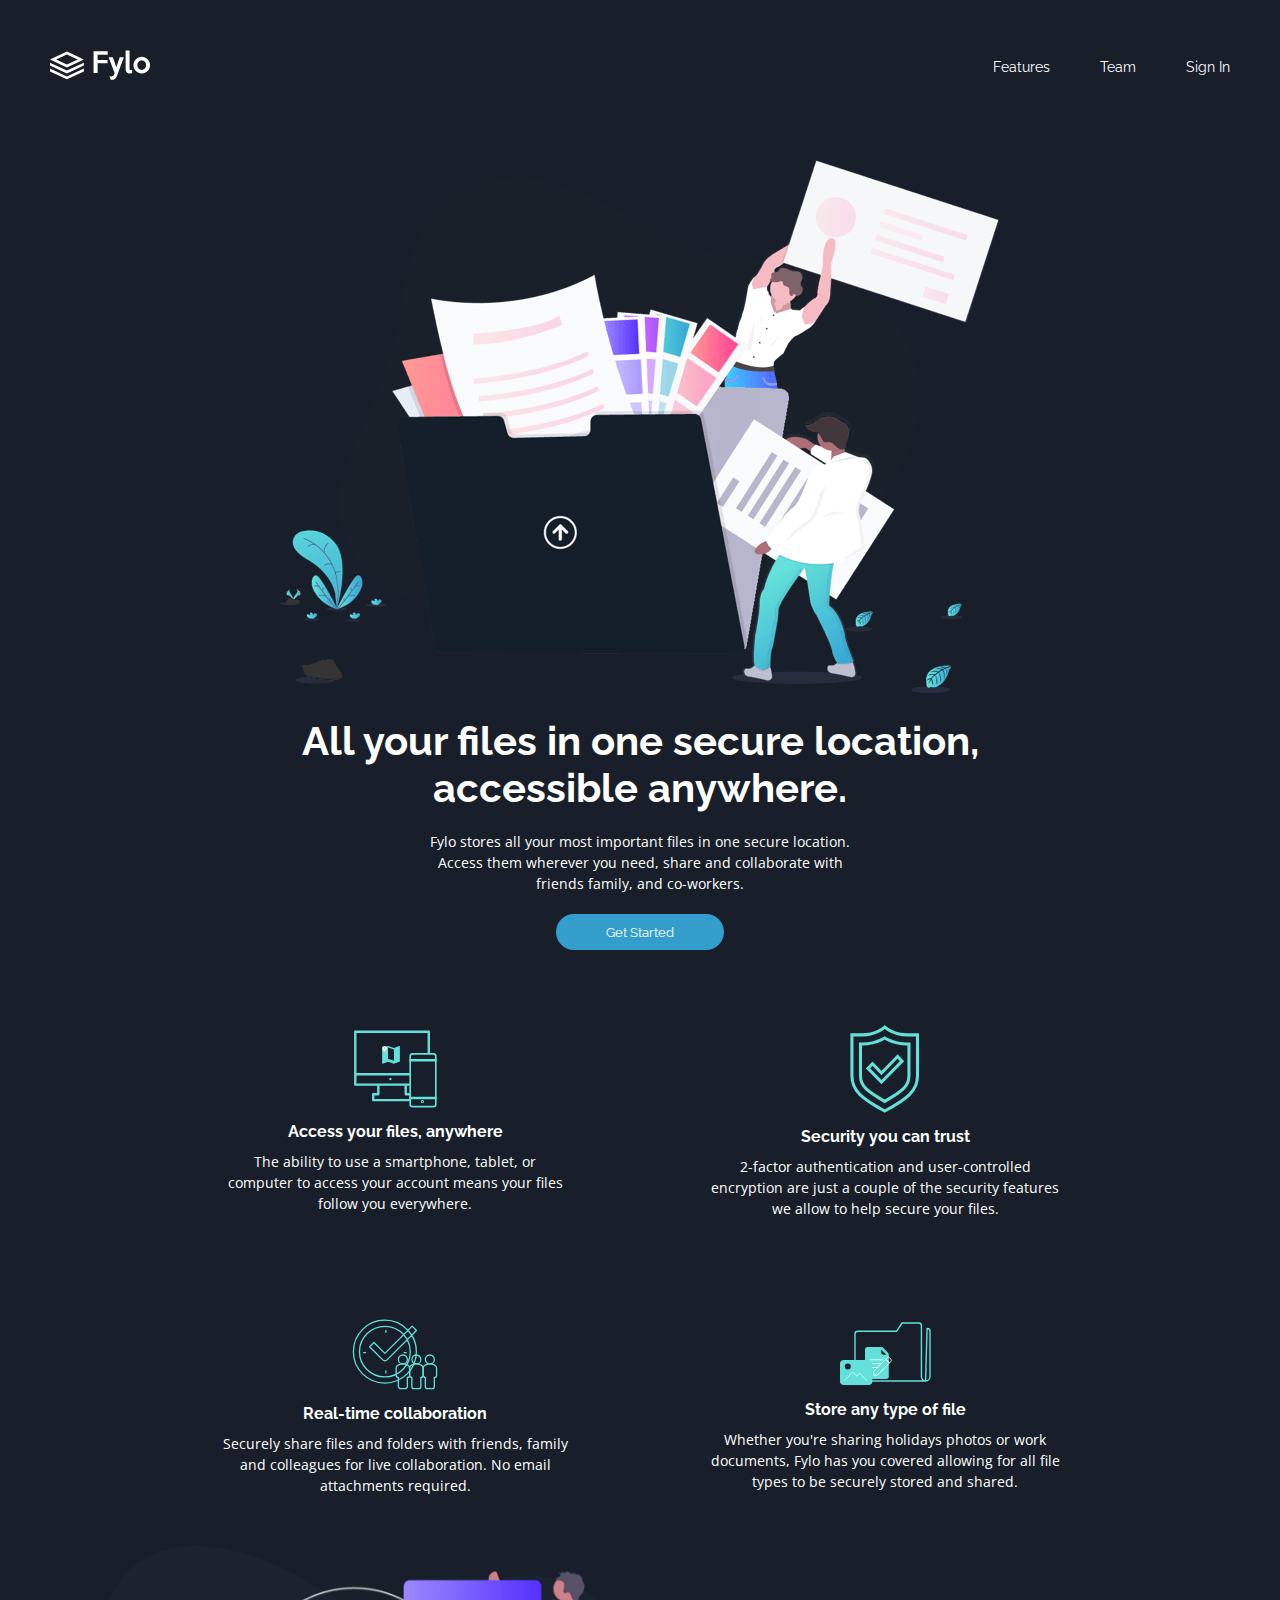
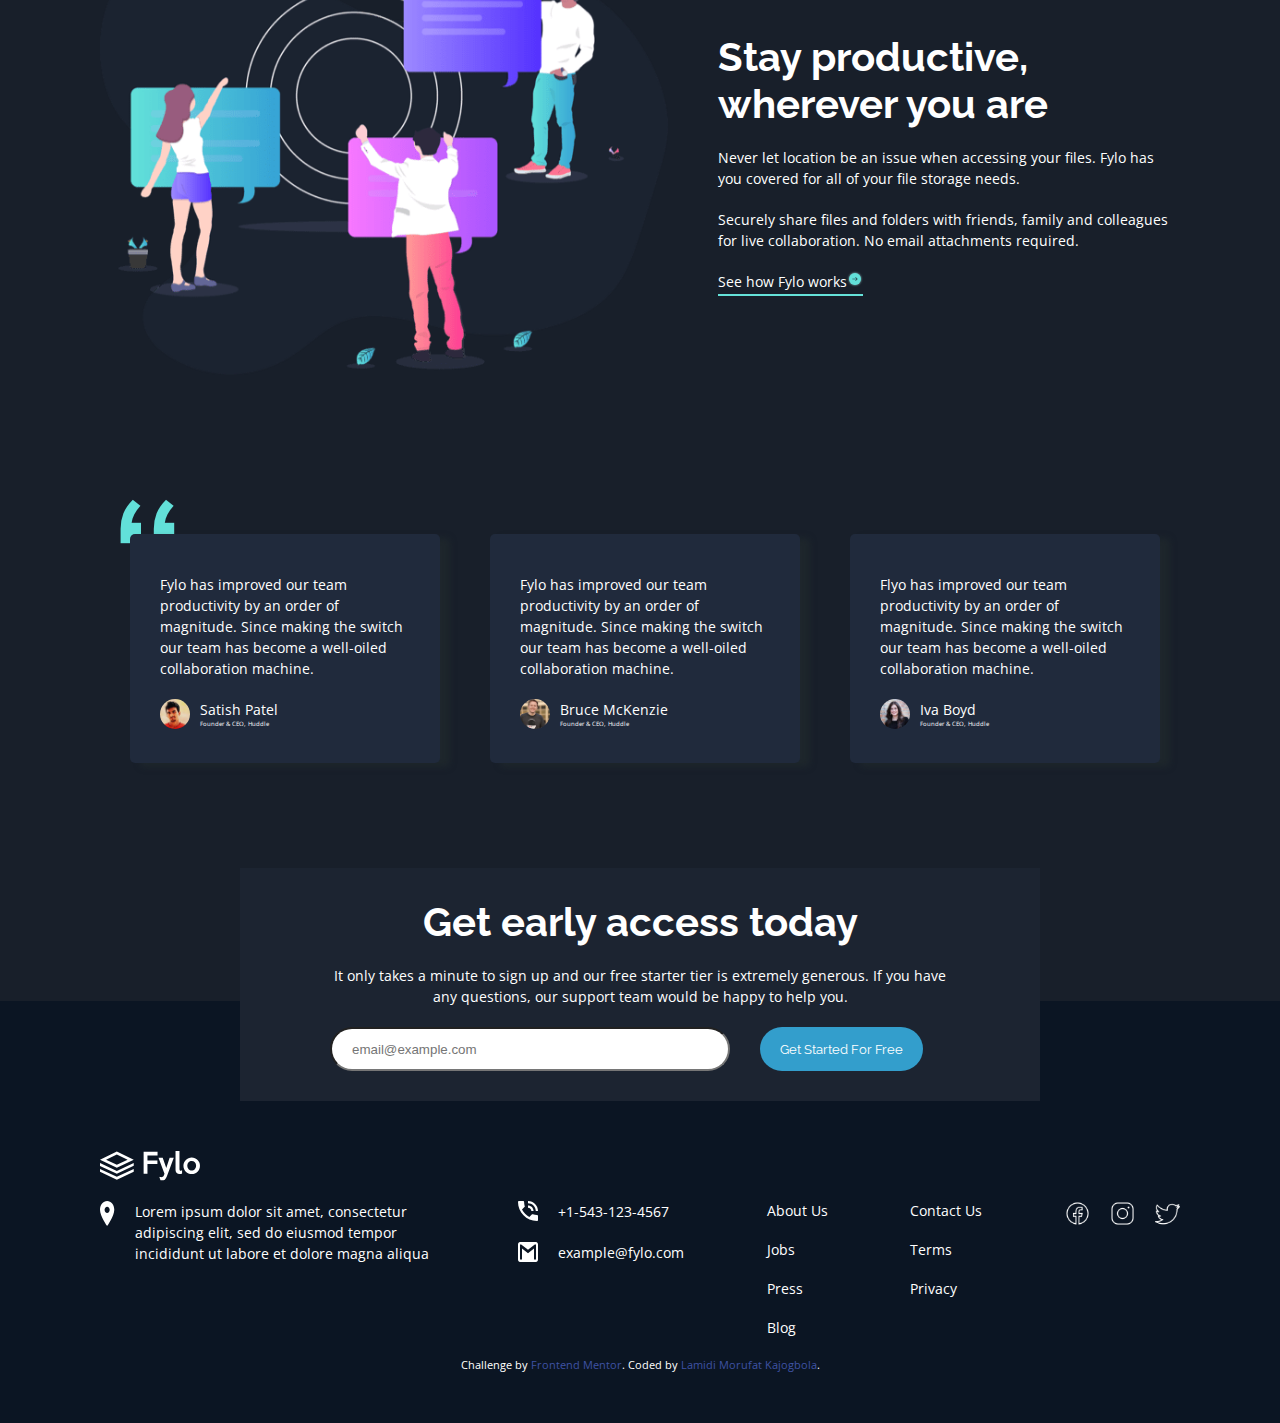
<file: fylo-dark-theme-landing-page-master/index.html>
<!DOCTYPE html>
<html lang="en">
  <head>
    <meta charset="UTF-8" />
    <meta name="viewport" content="width=device-width, initial-scale=1.0" />
    <link
      rel="icon"
      type="image/png"
      sizes="32x32"
      href="./images/favicon-32x32.png"
    />
    <link rel="stylesheet" href="style.css" />

    <title>
      Frontend Mentor | Fylo landing page with dark theme and features grid
    </title>
  </head>
  <body>
    <main>
      <header>
        <nav>
          <div class="logo">
            <img src="./images/logo.svg" alt="flyo image" class="header-logo" />
          </div>
          <ul class="menu">
            <li><a href="#">Features</a></li>
            <li><a href="#"> Team</a></li>
            <li><a href="#"> Sign In</a></li>
          </ul>
        </nav>
      </header>
      <section class="hero">
        <img src="./images/illustration-intro.png" alt="illustration-intro" />
        <h1>
          All your files in one secure location,<br class="none" />
          accessible anywhere.
        </h1>
        <p>
          Fylo stores all your most important files in one secure location.
          Access them wherever you need, share and collaborate with friends
          family, and co-workers.
        </p>
        <button class="cta">Get Started</button>
      </section>
      <section class="features">
        <div class="card">
          <img src="./images/icon-access-anywhere.svg" alt="folder icon" />
          <h3>Access your files, anywhere</h3>
          <p>
            The ability to use a smartphone, tablet, or computer to access your
            account means your files follow you everywhere.
          </p>
        </div>
        <div class="card">
          <img src="./images/icon-security.svg" alt="security graphics" />
          <h3>Security you can trust</h3>
          <p>
            2-factor authentication and user-controlled encryption are just a
            couple of the security features we allow to help secure your files.
          </p>
        </div>
        <div class="card">
          <img
            src="./images/icon-collaboration.svg"
            alt="collaboration image"
          />
          <h3>Real-time collaboration</h3>
          <p>
            Securely share files and folders with friends, family and colleagues
            for live collaboration. No email attachments required.
          </p>
        </div>
        <div class="card">
          <img src="./images/icon-any-file.svg" alt="folder" />
          <h3>Store any type of file</h3>
          <p>
            Whether you're sharing holidays photos or work documents, Fylo has
            you covered allowing for all file types to be securely stored and
            shared.
          </p>
        </div>
      </section>
      <section class="productive">
        <div class="left">
          <img
            src="./images/illustration-stay-productive.png"
            class="ilustration-stay-productive"
            alt="illustration-stay-productive"
          />
        </div>
        <div class="right">
          <h1>
            Stay productive,<br />
            wherever you are
          </h1>
          <p>
            Never let location be an issue when accessing your files. Fylo has
            you covered for all of your file storage needs.
          </p>
          <p>
            Securely share files and folders with friends, family and colleagues
            for live collaboration. No email attachments required.
          </p>
          <p class="link">
            <a href="#"
              >See how Fylo works<img
                src="./images/icon-arrow.svg"
                alt="arrow icon"
            /></a>
          </p>
        </div>
      </section>
      <section class="testimonials">
        <img src="./images/bg-quotes.png" class="quote" alt="quote icon" />
        <div class="testimonials-cards">
          <div class="founder-content">
            <p>
              Fylo has improved our team productivity by an order of magnitude.
              Since making the switch our team has become a well-oiled
              collaboration machine.
            </p>
            <div class="founder-profile">
              <div class="profile-right">
                <img src="./images/profile-1.jpg" alt="satis patel image" />
              </div>
              <div class="profile-content">
                <p>Satish Patel</p>
                <p class="small">Founder & CEO, Huddle</p>
              </div>
            </div>
          </div>
          <div class="founder-content">
            <p>
              Fylo has improved our team productivity by an order of magnitude.
              Since making the switch our team has become a well-oiled
              collaboration machine.
            </p>
            <div class="founder-profile">
              <div class="profile-right">
                <img src="./images/profile-2.jpg" alt="bruce McKenzie image" />
              </div>
              <div class="profile-content">
                <p>Bruce McKenzie</p>
                <p class="small">Founder & CEO, Huddle</p>
              </div>
            </div>
          </div>
          <div class="founder-content">
            <p>
              Flyo has improved our team productivity by an order of magnitude.
              Since making the switch our team has become a well-oiled
              collaboration machine.
            </p>
            <div class="founder-profile">
              <div class="profile-right">
                <img src="./images/profile-3.jpg" alt="Iva Boyd Image" />
              </div>
              <div class="profile-content">
                <p>Iva Boyd</p>
                <p class="small">Founder & CEO, Huddle</p>
              </div>
            </div>
          </div>
        </div>
      </section>
      <section class="early-access">
        <h1>Get early access today</h1>
        <p>
          It only takes a minute to sign up and our free starter tier is
          extremely generous. If you have any questions, our support team would
          be happy to help you.
        </p>
        <form>
          <input
            type="email"
            name="email"
            id="email"
            placeholder="email@example.com"
            required
          />
          <button class="cta cta-early">Get Started For Free</button>
        </form>
      </section>
    </main>
    <footer>
      <img
        src="./images/footer-logo.svg"
        class="footer-logo"
        alt="footer-logo"
      />
      <div class="footer-content">
        <div class="footer-location">
          <img src="./images/icon-location.svg" alt="location icon" />
          <p>
            Lorem ipsum dolor sit amet, consectetur adipiscing elit, sed do
            eiusmod tempor incididunt ut labore et dolore magna aliqua
          </p>
        </div>
        <div class="footer-item">
          <p class="footer-contact">
            <img
              src="./images/icon-phone.svg"
              alt="phone icon"
            />+1-543-123-4567
          </p>
          <p class="footer-contact">
            <img src="./images/icon-email.svg" alt="email icon" />
            example@fylo.com
          </p>
        </div>
        <div class="footer-item">
          <ul>
            <li><a href="#"> About Us</a></li>
            <li><a href="#">Jobs</a></li>
            <li><a href="#">Press</a></li>
            <li><a href="#">Blog</a></li>
          </ul>
        </div>
        <div class="footer-item">
          <ul class="">
            <li><a href="#">Contact Us </a></li>
            <li><a href="#">Terms</a></li>
            <li><a href="#"> Privacy</a></li>
          </ul>
        </div>
        <div class="footer-item icons">
          <img src="./images/facebook.png" alt="facebook icon" />
          <img src="./images/instagram.png" alt="instagram icon" />
          <img src="./images/twitter.png" alt="twitter icon" />
        </div>
      </div>
      <p class="attribution">
        Challenge by
        <a href="https://www.frontendmentor.io?ref=challenge" target="_blank"
          >Frontend Mentor</a
        >. Coded by <a href="#">Lamidi Morufat Kajogbola</a>.
      </p>
    </footer>
  </body>
</html>
</file>
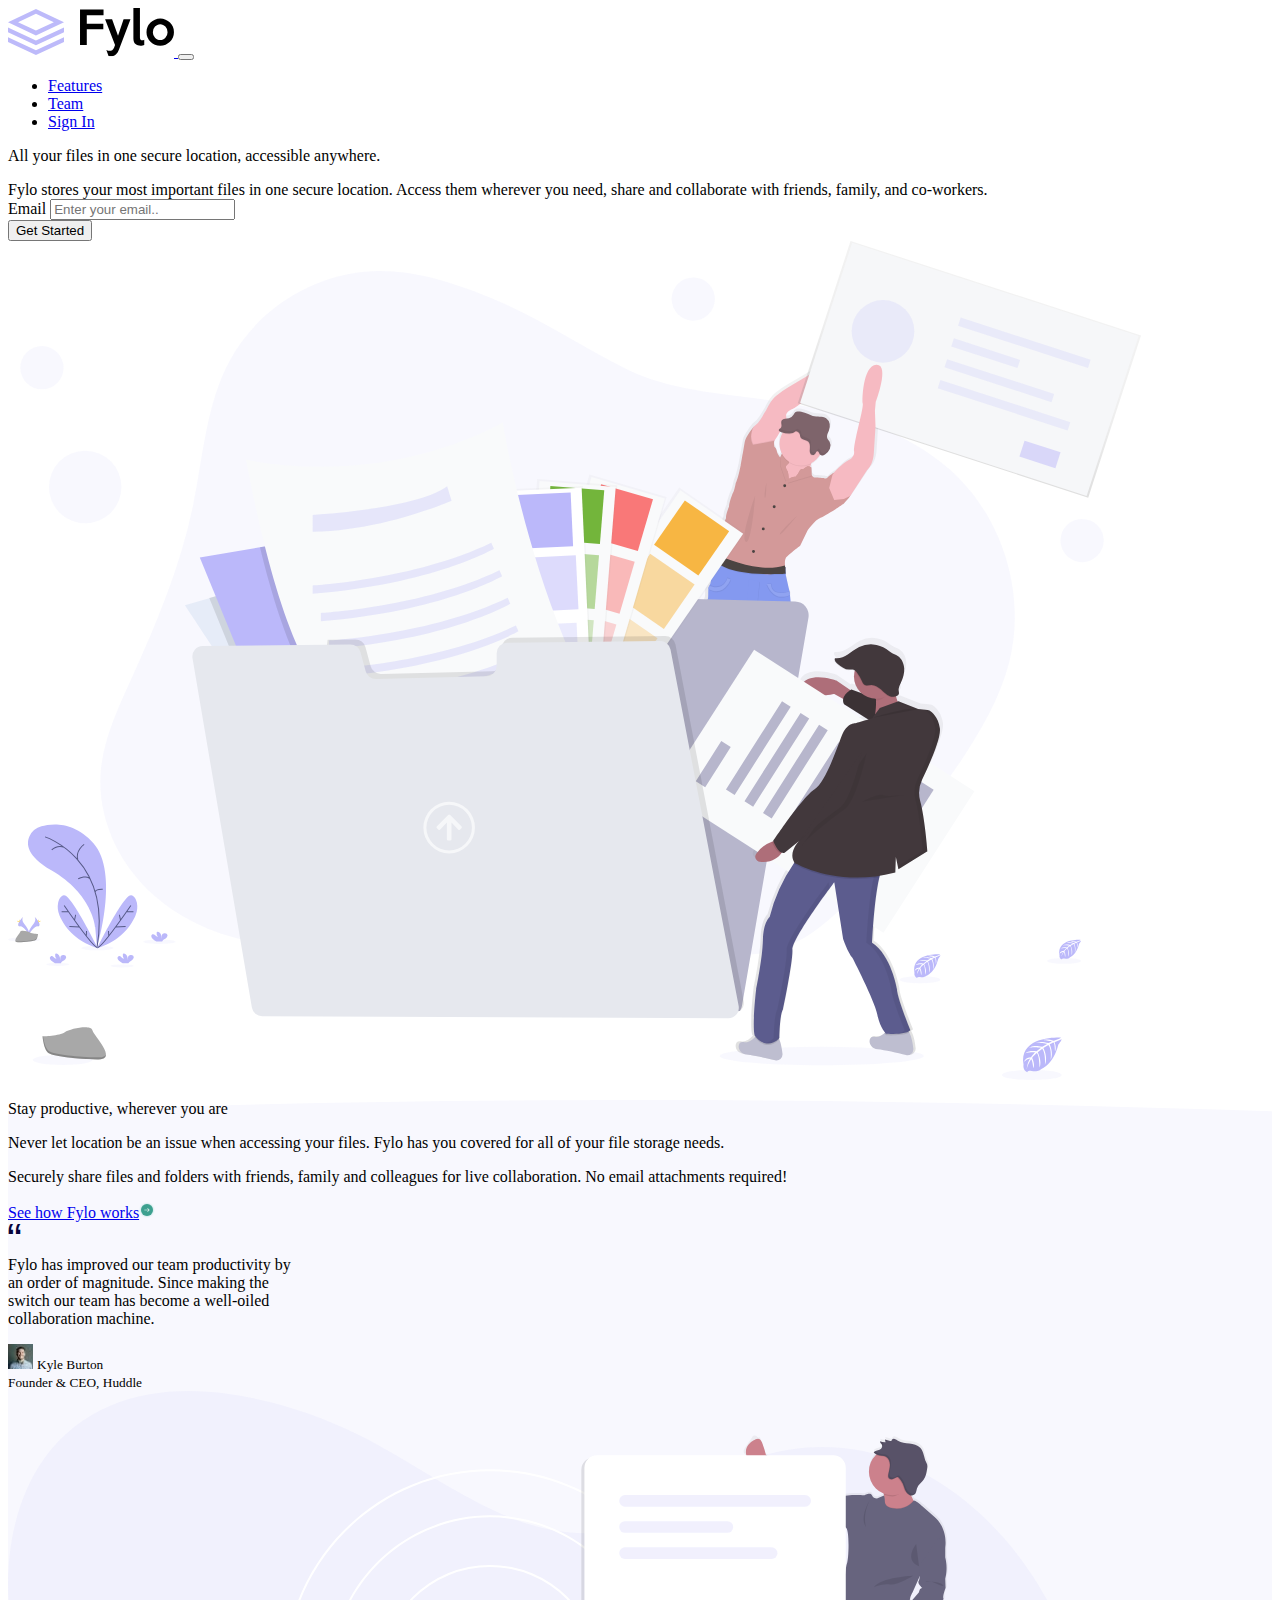
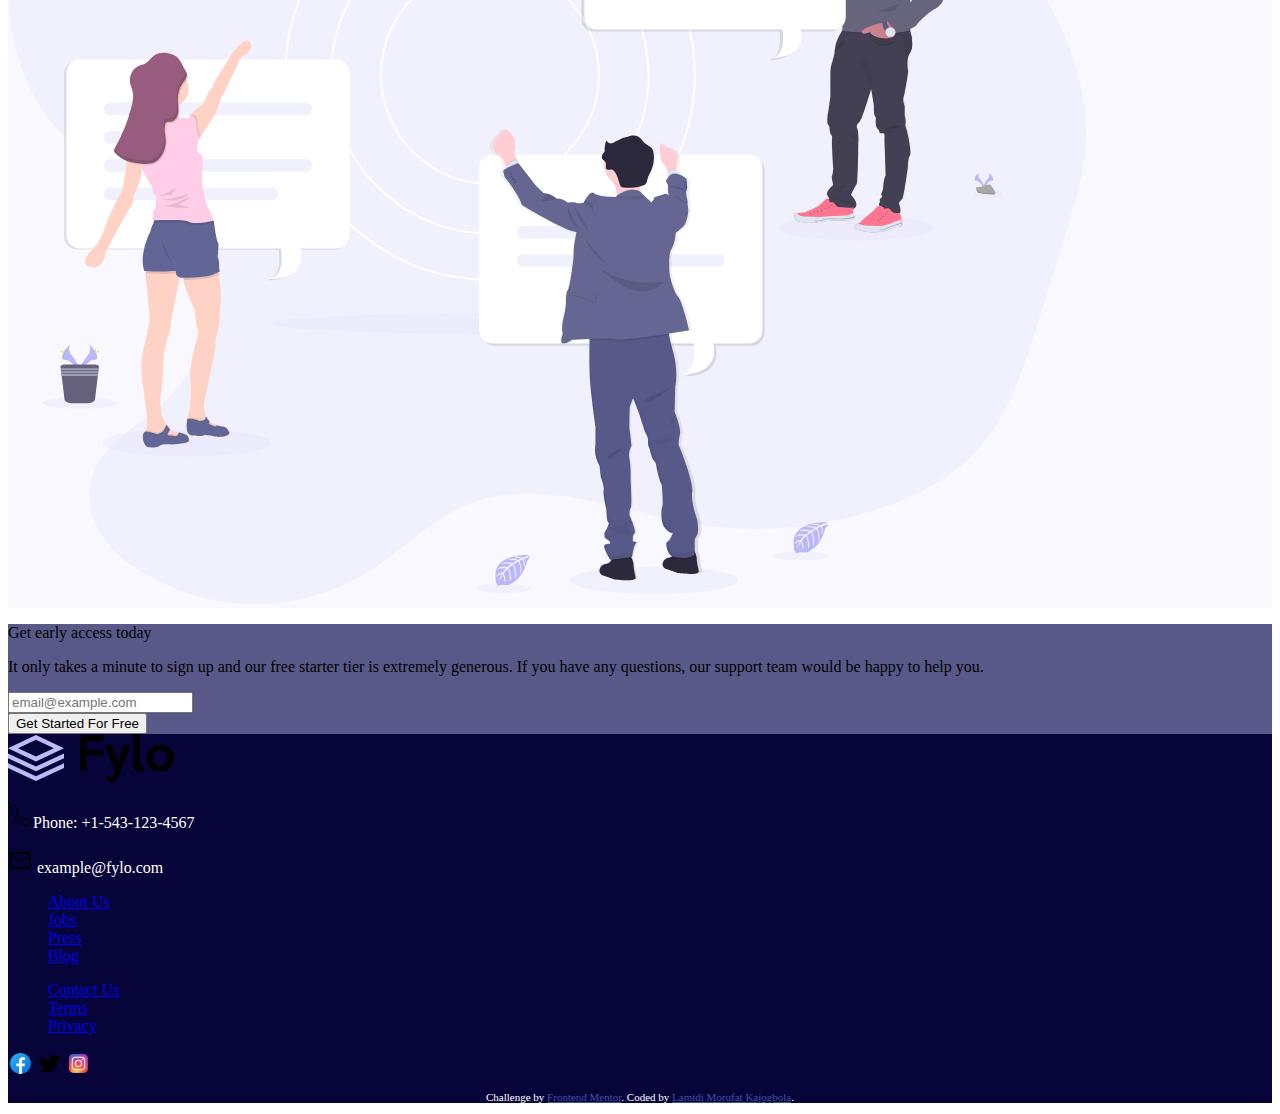
<file: fylo-landing-page-with-two-column-layout-master/index.html>
<!DOCTYPE html>
<html lang="en">
  <head>
    <meta charset="UTF-8" />
    <meta name="viewport" content="width=device-width, initial-scale=1.0" />
    <!-- displays site properly based on user's device -->

    <link
      rel="icon"
      type="image/png"
      sizes="32x32"
      href="./images/favicon-32x32.png"
    />
    <link
      href="https://cdn.jsdelivr.net/npm/bootstrap@5.0.2/dist/css/bootstrap.min.css"
      rel="stylesheet"
      integrity="sha384-EVSTQN3/azprG1Anm3QDgpJLIm9Nao0Yz1ztcQTwFspd3yD65VohhpuuCOmLASjC"
      crossorigin="anonymous"
    />
    <link rel="stylesheet" href="style.css" />
    <title>Frontend Mentor | Fylo landing page with two column layout</title>
  </head>
  <body>
    <nav class="navbar navbar-expand-md navbar-light">
      <div class="container my-5">
        <a href="#" class="navbar-brand">
          <img src="./images/logo.svg" class="logo" />
        </a>
        <button
          class="navbar-toggler"
          type="button"
          data-bs-toggle="collapse"
          data-bs-target="#navhamburger"
          aria-controls="navhamburger"
          aria-expanded="false"
          aria-label="Toggle navigation"
        >
          <span class="navbar-toggler-icon"></span>
        </button>
        <div class="collapse navbar-collapse" id="navhamburger">
          <ul class="navbar-nav ms-auto">
            <li class="nav-item">
              <a href="#" class="nav-link text-dark">Features</a>
            </li>
            <li class="nav-item">
              <a href="#" class="nav-link text-dark">Team</a>
            </li>
            <li class="nav-item">
              <a href="#" class="nav-link text-dark">Sign In</a>
            </li>
          </ul>
        </div>
      </div>
    </nav>
    <section class="banner">
      <div class="container mb-5 pb-5">
        <div class="row align-items-center">
          <div class="col-lg-5">
            <p class="display-6 fw-bold">
              All your files in one secure location, accessible anywhere.
            </p>
            <p class="lead"></p>
            Fylo stores your most important files in one secure location. Access
            them wherever you need, share and collaborate with friends, family,
            and co-workers.
            <form class="row g-2 mt-3">
              <div class="col-auto">
                <label for="email" class="visually-hidden">Email</label>
                <input
                  type="email"
                  class="form-control"
                  id="email"
                  placeholder="Enter your email.."
                />
              </div>
              <div class="col-auto">
                <button type="submit" class="btn btn-primary px-5">
                  Get Started
                </button>
              </div>
            </form>
          </div>
          <div class="col-lg-7">
            <img src="./images/illustration-1.svg" class="img-fluid" />
          </div>
        </div>
      </div>
    </section>
    <section
      class="productive"
      style="
        background-image: url(./images/bg-curve-desktop.svg);
        background-repeat: no-repeat;
        background-size: cover;
        background-position: center;
      "
    >
      <div class="container">
        <div class="row pt-5">
          <div class="col-lg-5 pt-5">
            <p class="display-6 fw-bold">Stay productive, wherever you are</p>
            <p>
              Never let location be an issue when accessing your files. Fylo has
              you covered for all of your file storage needs.
            </p>
            <p>
              Securely share files and folders with friends, family and
              colleagues for live collaboration. No email attachments required!
            </p>
            <a href="#" class="link-success"
              >See how Fylo works<img src="./images/icon-arrow.svg"
            /></a>
            <div class="card mt-4" style="width: 18rem">
              <div class="card-body">
                <img src="./images/icon-quotes.svg" class="card-title" />
                <p class="card-text">
                  Fylo has improved our team productivity by an order of
                  magnitude. Since making the switch our team has become a
                  well-oiled collaboration machine.
                </p>
                <div class="d-flex">
                  <img
                    src="./images/avatar-testimonial.jpg"
                    class="img-fluid rounded-pill"
                  />
                  <small class="fw-bold ms-2"
                    >Kyle Burton<br />Founder & CEO, Huddle</small
                  >
                </div>
              </div>
            </div>
          </div>
          <div class="col pt-5">
            <img src="./images/illustration-2.svg" class="img-fluid" />
          </div>
        </div>
      </div>
    </section>
    <section class="above-footer">
      <div class="container py-5">
        <div class="row">
          <div class="col-lg-5 text-light">
            <p class="h3">Get early access today</p>
            <p>
              It only takes a minute to sign up and our free starter tier is
              extremely generous. If you have any questions, our support team
              would be happy to help you.
            </p>
          </div>
          <div class="col-lg-5">
            <div>
              <form>
                <label for="email" class="form-label"></label>
                <input
                  type="email"
                  class="form-control form-style"
                  id="email"
                  placeholder="email@example.com"
                />
              </form>
            </div>
            <div>
              <button
                type="button"
                class="btn btn-primary btn-lg text-center mt-3"
              >
                Get Started For Free
              </button>
            </div>
          </div>
        </div>
      </div>
    </section>
    <footer class="pt-5">
      <div class="container pt-5">
        <img src="./images/logo.svg" />
        <div class="row">
          <div class="col-lg-3 pt-3">
            <p><img src="./images/phone.png" />Phone: +1-543-123-4567</p>
            <p><img src="./images/email.png" /> example@fylo.com</p>
          </div>
          <div class="col-lg-3">
            <ul class="pt-3">
              <li class="nav-item">
                <a href="#" class="nav-link text-light"> About Us</a>
              </li>
              <li class="nav-item">
                <a href="#" class="nav-link text-light">Jobs</a>
              </li>
              <li class="nav-item">
                <a href="#" class="nav-link text-light">Press</a>
              </li>
              <li class="nav-item">
                <a href="#" class="nav-link text-light"> Blog</a>
              </li>
            </ul>
          </div>
          <div class="col-lg-3">
            <ul class="pt-3">
              <li class="nav-item">
                <a href="#" class="nav-link text-light">Contact Us</a>
              </li>
              <li class="nav-item">
                <a href="#" class="nav-link text-light">Terms</a>
              </li>
              <li class="nav-item">
                <a href="#" class="nav-link text-light"> Privacy</a>
              </li>
            </ul>
          </div>
          <div class="col-lg-3 pt-3">
            <img src="./images/facebook.png" />
            <img src="./images/twitter.png" />
            <img src="./images/instagram.png" />
          </div>
        </div>
      </div>
      <p class="attribution">
        Challenge by
        <a href="https://www.frontendmentor.io?ref=challenge" target="_blank"
          >Frontend Mentor</a
        >. Coded by <a href="#">Lamidi Morufat Kajogbola</a>.
      </p>
    </footer>

    <script
      src="https://cdn.jsdelivr.net/npm/bootstrap@5.0.2/dist/js/bootstrap.bundle.min.js"
      integrity="sha384-MrcW6ZMFYlzcLA8Nl+NtUVF0sA7MsXsP1UyJoMp4YLEuNSfAP+JcXn/tWtIaxVXM"
      crossorigin="anonymous"
    ></script>
  </body>
</html>
</file>
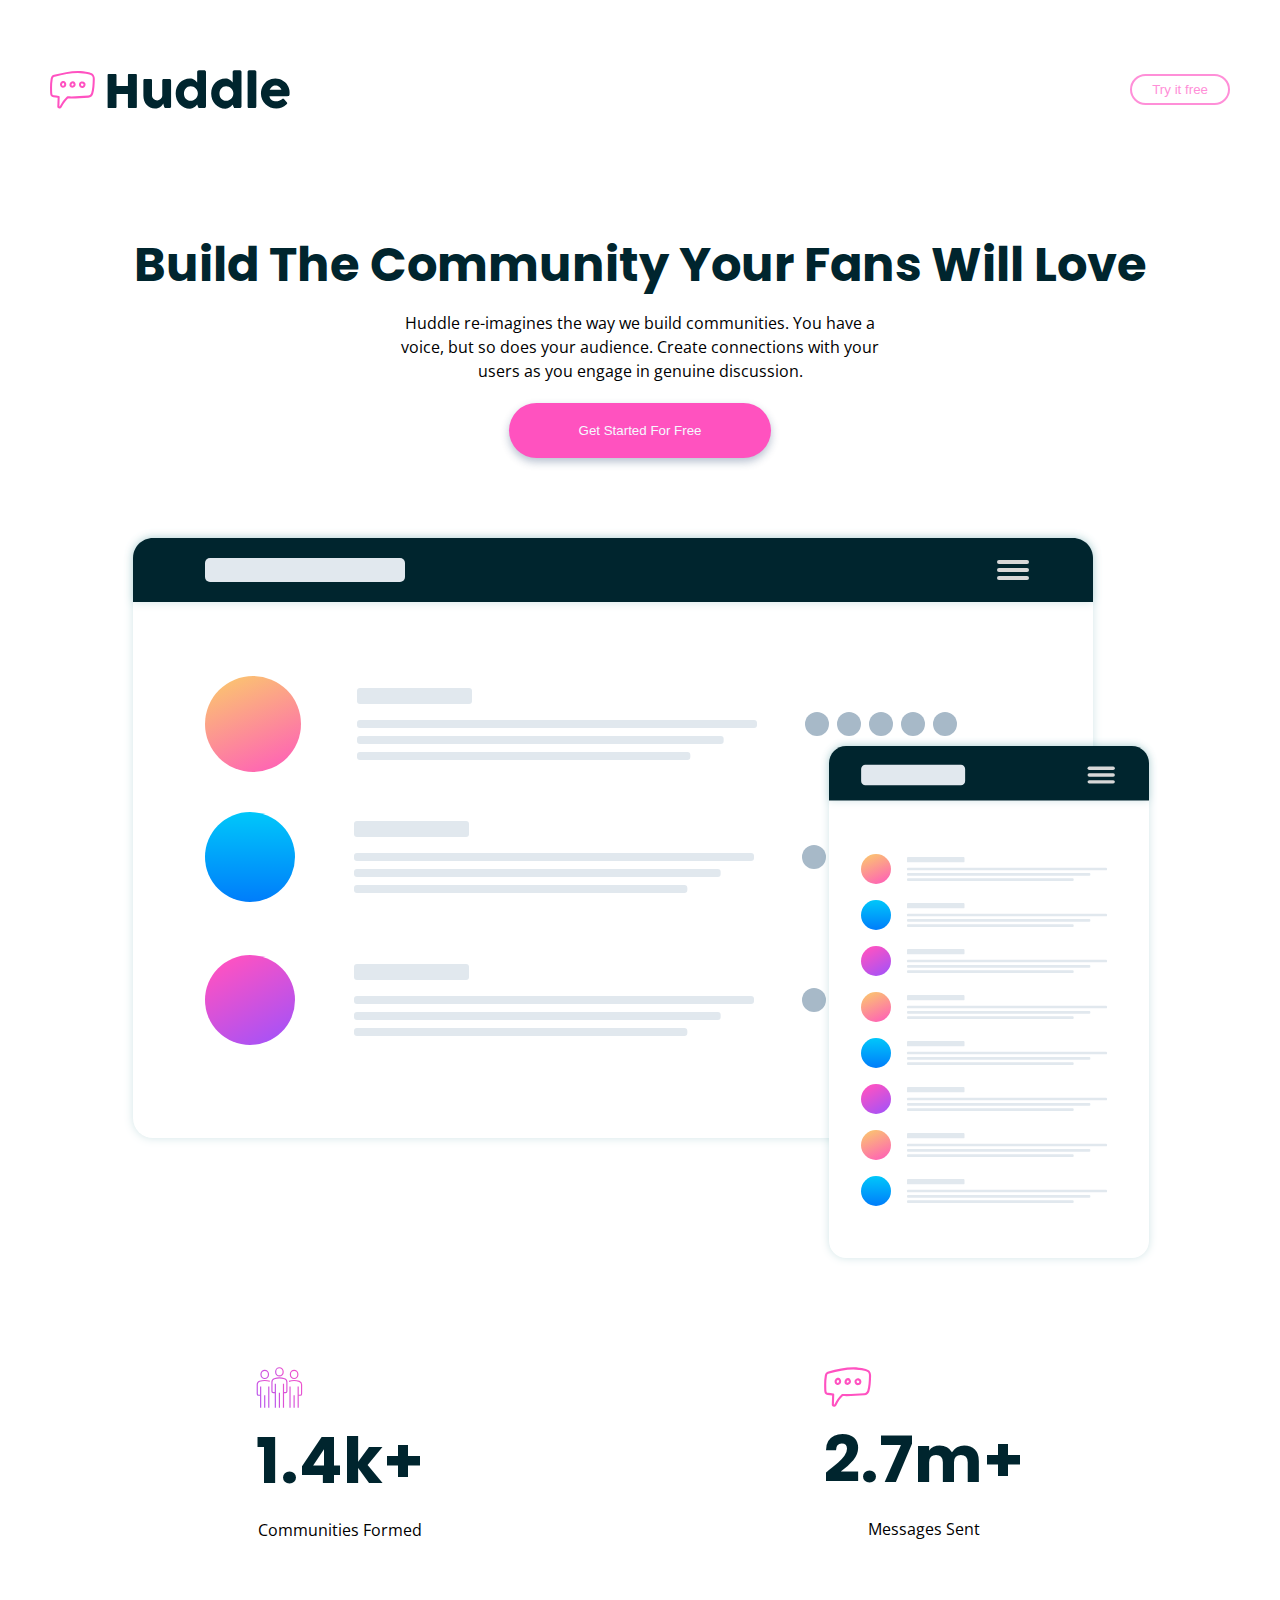
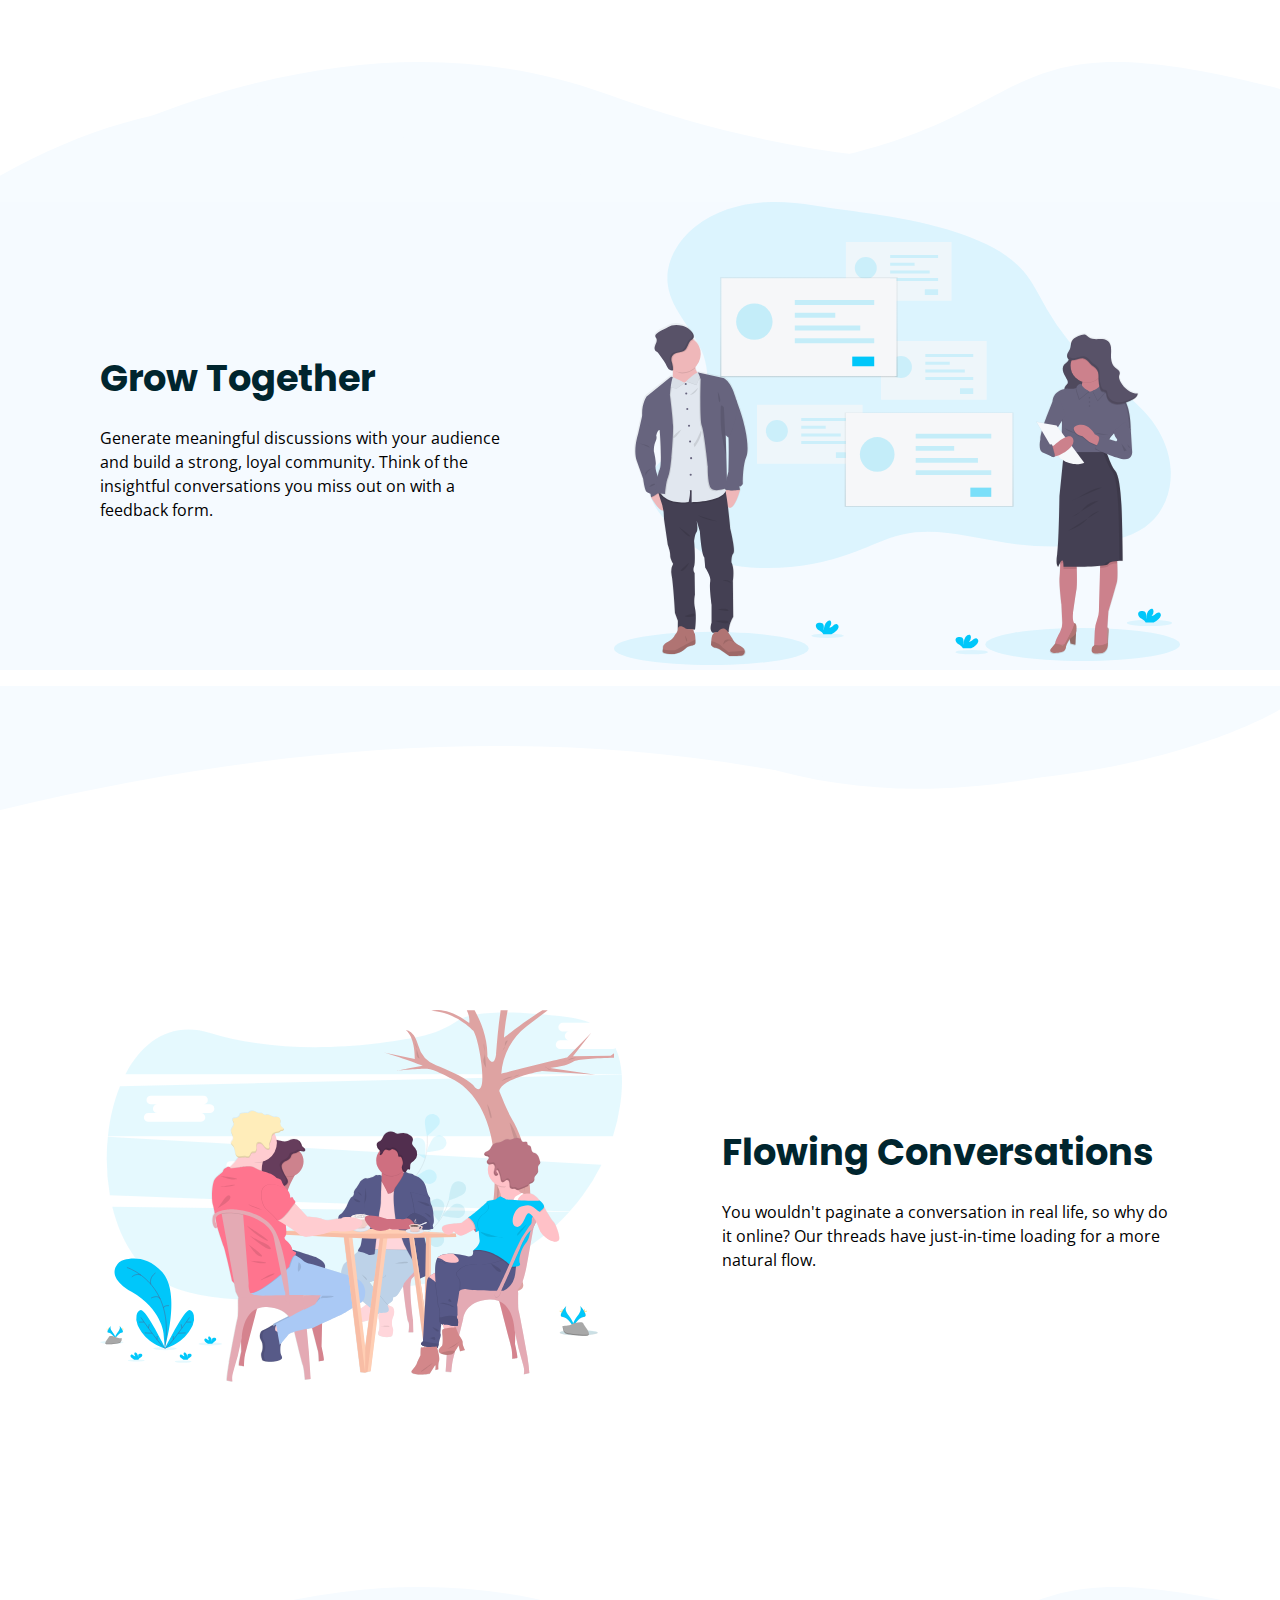
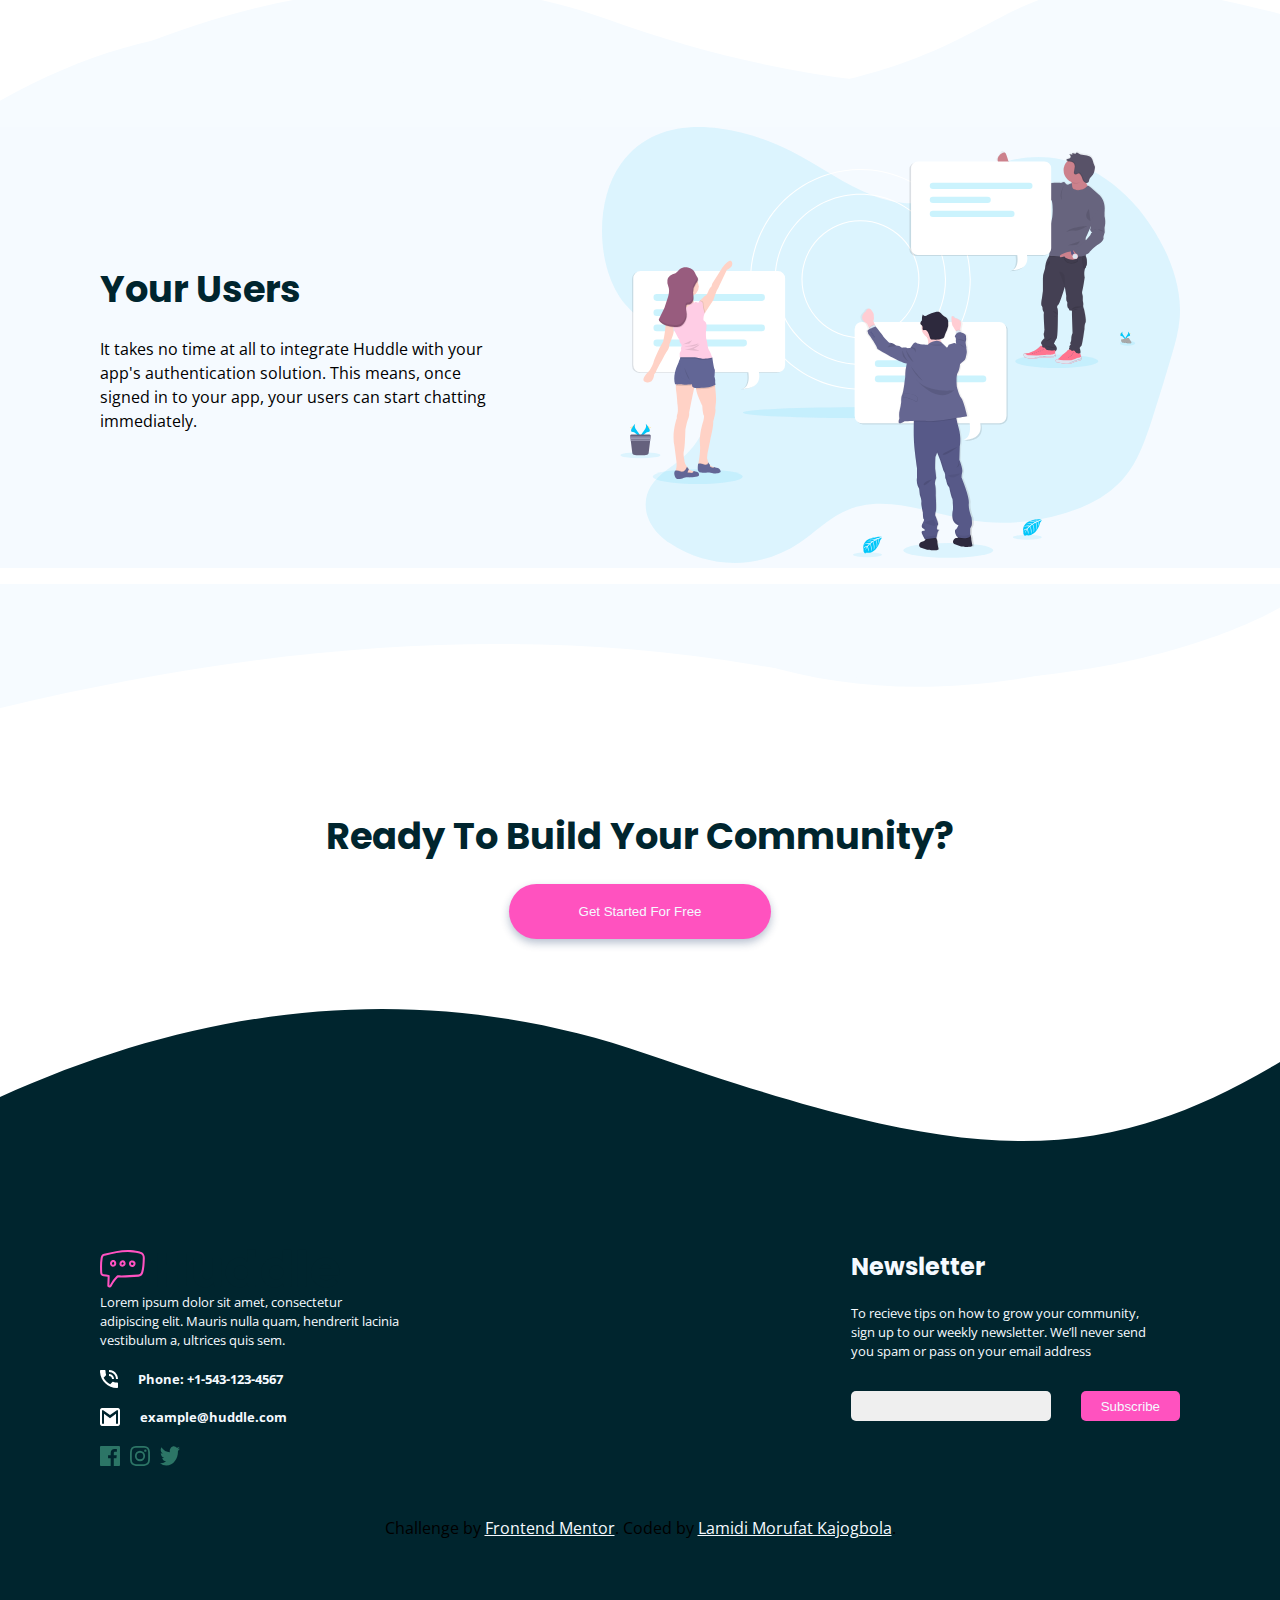
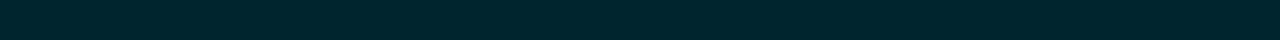
<file: huddle/index.html>
<!DOCTYPE html>
<html lang="en">
  <head>
    <meta charset="UTF-8" />
    <meta name="viewport" content="width=device-width, initial-scale=1.0" />
    <link
      rel="icon"
      type="image/png"
      sizes="32x32"
      href="./images/favicon-32x32.png"
    />
    <link rel="stylesheet" href="index.css" />

    <title>Frontend Mentor | Huddle landing page with curved sections</title>
  </head>
  <body>
    <main>
      <header>
        <nav>
          <img src="./images/logo.svg" alt="huddle logo" class="header-logo" />
          <button class="logo-button">Try it free</button>
        </nav>
      </header>
      <section class="community">
        <h1>Build The Community Your Fans Will Love</h1>
        <p>
          Huddle re-imagines the way we build communities. You have a voice, but
          so does your audience. Create connections with your users as you
          engage in genuine discussion.
        </p>
        <button class="button-pink">Get Started For Free</button>
        <img src="./images/screen-mockups.svg" />
        <div class="community-count">
          <div class="right">
            <img src="./images/icon-communities.svg" alt="three images" />
            <h2>1.4k+</h2>
            <p>Communities Formed</p>
          </div>
          <div class="left">
            <img src="./images/icon-messages.svg" alt="message icon" />
            <h2>2.7m+</h2>
            <p>Messages Sent</p>
          </div>
        </div>
      </section>
      <section class="grow">
        <div class="grow-background">
          <div class="grow-right">
            <h3>Grow Together</h3>
            <p>
              Generate meaningful discussions with your audience and build a
              strong, loyal community. Think of the insightful conversations you
              miss out on with a feedback form.
            </p>
          </div>
          <div class="grow-left">
            <img src="./images/illustration-grow-together.svg" />
          </div>
        </div>
      </section>
      <section class="conversations">
        <div class="conversation-right">
          <img
            src="./images/illustration-flowing-conversation.svg"
            alt="four people sited in a round table under a tree"
          />
        </div>
        <div class="conversation-left">
          <h3>Flowing Conversations</h3>
          <p>
            You wouldn't paginate a conversation in real life, so why do it
            online? Our threads have just-in-time loading for a more natural
            flow.
          </p>
        </div>
      </section>
      <section class="users">
        <div class="users-background">
          <div class="users-right">
            <h3>Your Users</h3>
            <p>
              It takes no time at all to integrate Huddle with your app's
              authentication solution. This means, once signed in to your app,
              your users can start chatting immediately.
            </p>
          </div>
          <div class="users-left">
            <img
              src="./images/illustration-your-users.svg"
              alt="users with a board illustration"
            />
          </div>
        </div>
      </section>
      <section class="build">
        <h3>Ready To Build Your Community?</h3>
        <button class="button-pink">Get Started For Free</button>
      </section>
      <footer>
        <div class="footer-background">
          <div class="footer-content">
            <div class="footer-right">
              <img
                src="./images/logo.svg"
                alt="huddle logo"
                class="footer-logo"
              />
              <p>
                Lorem ipsum dolor sit amet, consectetur adipiscing elit. Mauris
                nulla quam, hendrerit lacinia vestibulum a, ultrices quis sem.
              </p>
              <div class="flex">
                <img src="./images/icon-phone.svg" alt="phone icon" />
                <h5>Phone: +1-543-123-4567</h5>
              </div>
              <div class="flex">
                <img src="./images/icon-email.svg" alt="email icon" />
                <h5>example@huddle.com</h5>
              </div>
              <div class="icons">
                <img src="./images/icon-facebook.svg" alt="icon-facebook" />
                <img src="./images/icon-instagram.svg" alt="icon-instagram" />
                <img src="./images/icon-twitter.svg" alt="icon-twitter" />
              </div>
            </div>
            <div class="footer-left">
              <h3>Newsletter</h3>
              <p>
                To recieve tips on how to grow your community, sign up to our
                weekly newsletter. We’ll never send you spam or pass on your
                email address
              </p>
              <div class="buttons">
                <button class="footer-btn"></button>
                <button class="footer-pink">Subscribe</button>
              </div>
            </div>
          </div>
          <p class="attribution">
            Challenge by
            <a
              href="https://www.frontendmentor.io?ref=challenge"
              target="_blank"
              >Frontend Mentor</a
            >. Coded by <a href="#">Lamidi Morufat Kajogbola</a>.
          </p>
        </div>
      </footer>
    </main>
  </body>
</html>
</file>
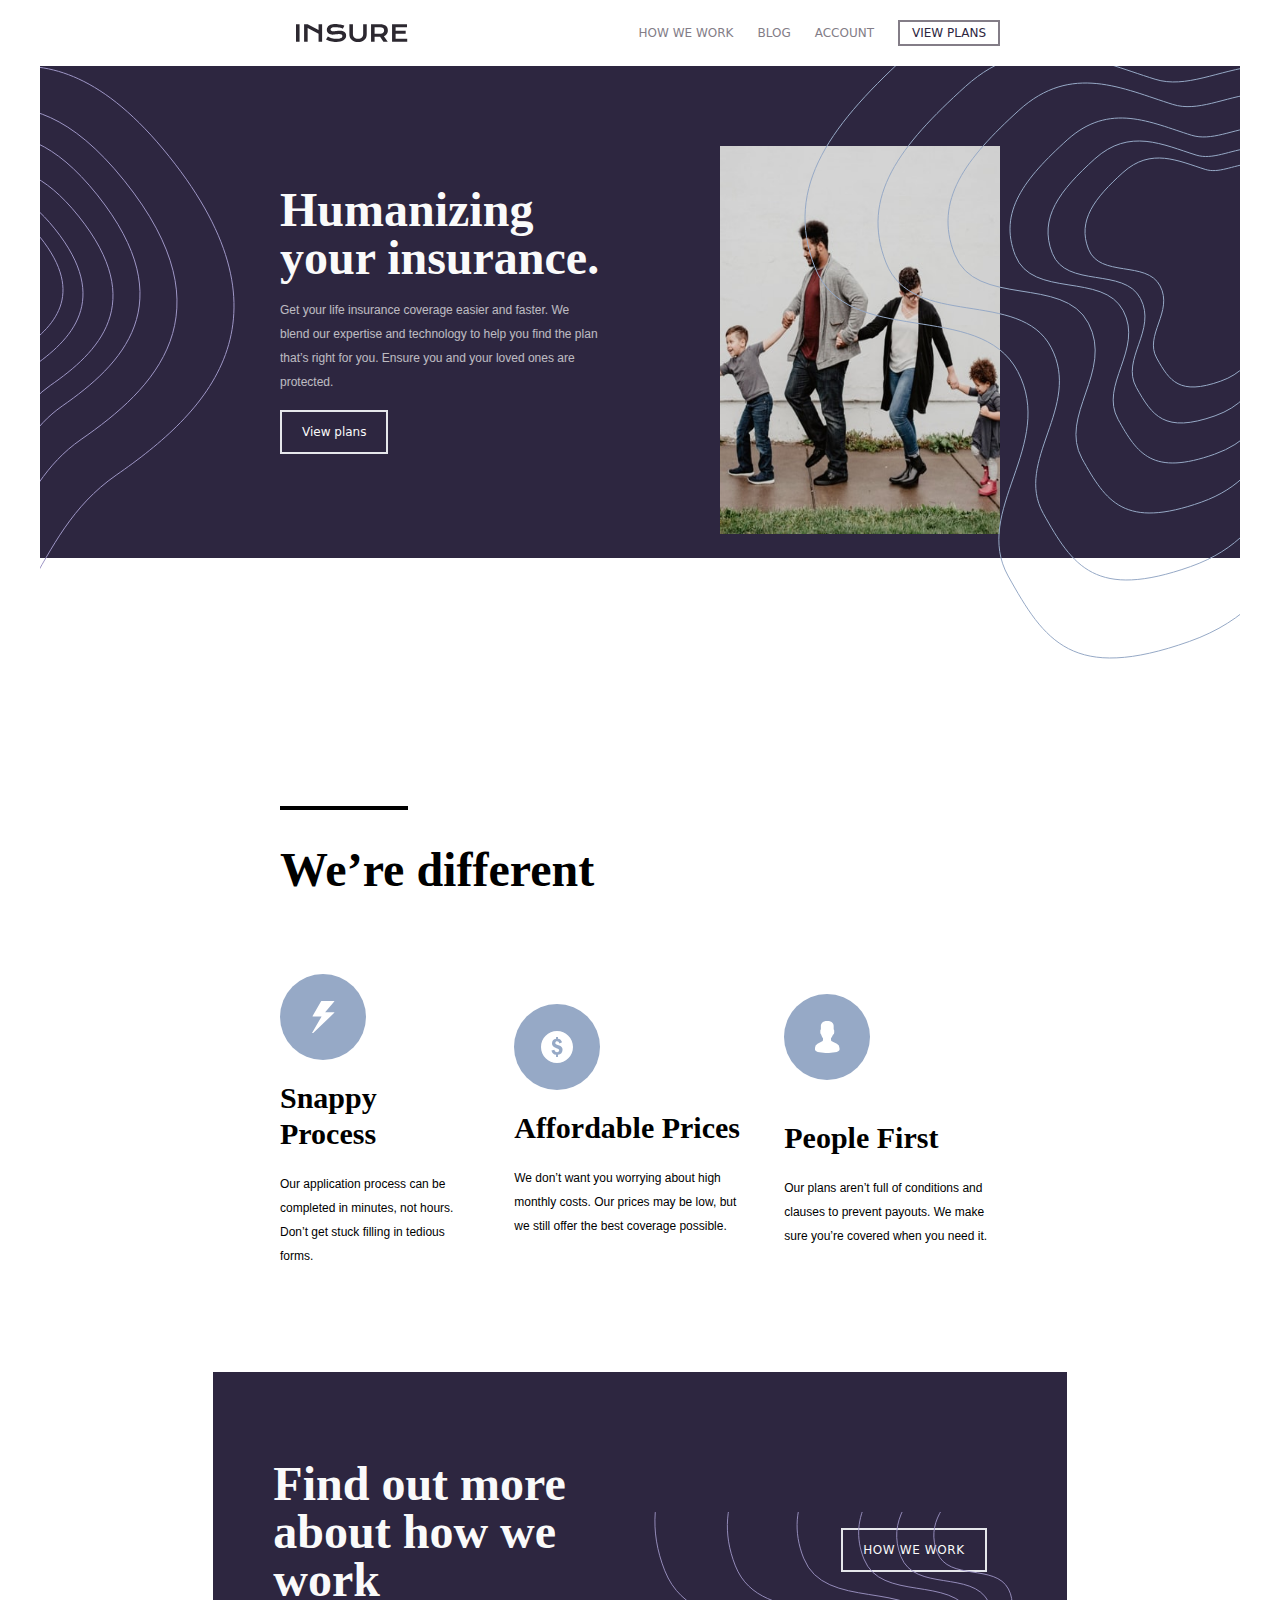
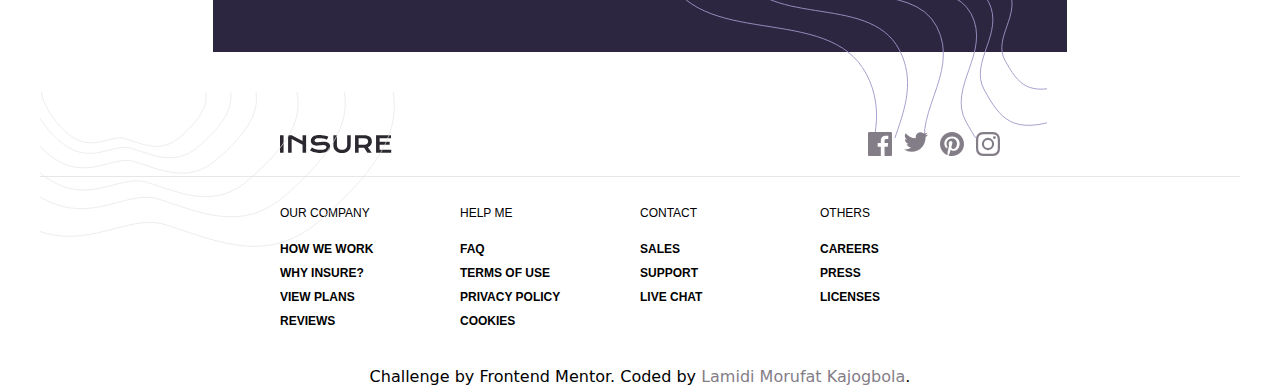
<file: insure-landing-page-master/index.html>
<!doctype html>
<html lang="en">
  <head>
    <meta charset="UTF-8" />
    <meta name="viewport" content="width=device-width, initial-scale=1.0" />

    <link
      rel="icon"
      type="image/png"
      sizes="32x32"
      href="./images/favicon-32x32.png"
    />
    <link rel="stylesheet" href="css/main.css" />

    <title>Frontend Mentor | Insure landing page</title>
  </head>
  <body>
    <main class="mx-auto text-xs">
      <nav class="relative container mx-auto py-6 lg:px-60">
        <div class="flex items-center justify-between">
          <div class="flex justify-between items-center px-4">
            <img src="./images/logo.svg" alt="insure logo" />
          </div>
          <div>
            <ul class="hidden lg:flex space-x-6" id="menu">
              <li>
                <a
                  href="#"
                  class="uppercase text-darkGrayishViolet hover:text-darkViolet"
                  >How we work</a
                >
              </li>
              <li>
                <a
                  href="#"
                  class="uppercase text-darkGrayishViolet hover:text-darkViolet"
                  >Blog</a
                >
              </li>
              <li>
                <a
                  href="#"
                  class="uppercase text-darkGrayishViolet hover:text-darkViolet"
                  >Account</a
                >
              </li>
              <li>
                <a
                  href="#"
                  class="uppercase text-darkViolet hover:text-veryLightGray border-2 py-1 px-3 border-darkGrayishViolet hover:bg-veryDarkViolet"
                  >View plans</a
                >
              </li>
            </ul>
            <div class="flex justify-end w-full lg:w-auto pr-4">
              <img
                src="./images/icon-hamburger.svg"
                alt="navigation menu"
                class="cursor-pointer lg:hidden"
                id="hamburger-menu"
              />
            </div>
          </div>
        </div>
        <!-- Mobile Responsiveness -->
        <div class="lg:hidden absolute top-10 left-0 w-full bg-darkViolet text-veryLightGray px-4 py-6 hidden" id="mobile-menu">
          <img src="./images/icon-close.svg" alt="close-nav" class="close-nav cursor-pointer" id="close-nav"/>
          <div class="flex flex-col items-center justify-center ">
              <ul class="flex flex-col space-y-4 text-center">
                  <li><a href="#" class="uppercase hover:text-darkViolet transition duration-300 ">How we work</a></li>
                  <li><a href="#" class="uppercase hover:text-darkViolet transition duration-300">Blog</a></li>
                  <li><a href="#" class="uppercase hover:text-darkViolet transition duration-300">Account</a></li>
                  <li><a href="#" class="uppercase hover:text-veryLightGray border-2 py-1 px-5 border-darkGrayishViolet hover:bg-veryDarkViolet transition duration-300">View plans</a></li>
              </ul>
          </div>
          <img src="./images/bg-pattern-mobile-nav.svg">
      </div>
      
      </nav>
      <section
        class="hero container relative bg-darkViolet text-veryLightGray grid lg:grid-cols-2 lg:pt-20 lg:py-6 lg:px-60 mx-auto gap-20"
      >
        <div class="lg:pl-10 lg:order-1">
            <picture class="absolute top-0 left-0 w-50 ">
              <img
                src="./images/bg-pattern-intro-left-desktop.svg"
                alt="bg-pattern-intro-left-desktop"
                class="lg:top-2/4 lg:-mb-sm "
              />
            </picture class=" ">
              <source
                media="(min-width: 768px)"
                srcset="./images/image-intro-desktop.jpg"
              />
              <img
                id="intro-img"
                src="./images/image-intro-mobile.jpg"
                alt="image-intro-mobile"
                class="block h-full w-full"
              />
            </picture>
            <picture class="absolute top-3/4 lg:top-0 right-0 w-120 lg:w-auto">
              <source
                media="(min-width: 768px)"
                srcset="./images/bg-pattern-intro-right-desktop.svg"
                alt="bg-pattern-intro-right-desktop"
              />
              <img
                src="./images/bg-pattern-intro-right-mobile.svg"
                alt="bg-pattern-intro-right-mobile"
                class="w-full h-full object-cover"
              />
            </picture>
  
          </div>
        <div class="grid mb-2 lg:mb-20 text-veryLightGray">
          <hr class="w-32  md:hidden lg:block border-0" />
          <h1 class="font-serif text-3xl text-center lg:text-5xl lg:text-left text-wrap font-bold pt-5 mt-5">
            Humanizing <br />your insurance.
          </h1>
          <p class="font-sans-serif text-center lg:text-left font-normal my-4 opacity-70 leading-6">
            Get your life insurance coverage easier and faster. We blend our
            expertise and technology to help you find the plan that’s right for
            you. Ensure you and your loved ones are protected.
          </p>
          <div class="flex justify-center lg:justify-start">
            <a href="#" class="mt-5 inline-block border-2 py-3 px-5 max-w-32 hover:text-darkViolet hover:bg-veryLightGray lg:ml-0 lg:mt-0 lg:inline">
              View plans
            </a>
          </div>
        </div>
        
      </section>
      <section class="container mx-auto py-3 lg:px-60 lg:py-6 mt-20 lg:mt-56">
        <hr class=" w-32 border-t-4 border-gray-50 lg:border-black" />
        <h2 class="font-serif text-3xl text-center lg:text-left lg:text-5xl font-bold pt-9">We’re different</h2>
        <div class="flex flex-col mt-20 space-x-5 lg:space-x-10 lg:flex-row">
          <div class="flex flex-col items-center justify-center lg:items-start">
            <img src="./images/icon-snappy-process.svg" />
            <h3 class="font-serif text-3xl text-wrap font-bold my-5">
              Snappy Process
            </h3>
            <p class="font-sans-serif font-normal leading-6 text-center lg:text-start">
              Our application process can be completed in minutes, not hours.
              Don’t get stuck filling in tedious forms.
            </p>
          </div>
          <div class="flex flex-col items-center justify-center lg:items-start">
            <img src="./images/icon-affordable-prices.svg" />
            <h3 class="font-serif text-3xl text-wrap font-bold my-5 ">
              Affordable Prices
            </h3>
            <p class="font-sans-serif font-normal leading-6 ">
              We don’t want you worrying about high monthly costs. Our prices
              may be low, but we still offer the best coverage possible.
            </p>
          </div>
          <div class="flex flex-col items-center justify-center lg:items-start">
            <img src="./images/icon-people-first.svg" class="mb-5" alt="People First Icon" />
            <h3 class="font-serif text-3xl text-wrap font-bold my-5 text-center lg:text-left">
              People First
            </h3>
            <p class="font-sans-serif font-normal leading-6 text-center lg:text-left">
              Our plans aren’t full of conditions and clauses to prevent payouts. We make
              sure you’re covered when you need it.
            </p>
          </div>
          
        </div>
      </section> 
        <section class="container mx-auto text-veryLightGray bg-darkViolet px-5 py-12 grid items-center gap-7 text-center lg:w-8/12 lg:grid-cols-2 relative my-10 lg:my-20">
          <h1 class="font-serif text-3xl lg:text-5xl text-wrap font-bold pt-3 md:pt-5 mt-3 md:mt-5 text-start pl-10">
            Find out more <br />about how we work
          </h1>
          <a href="#" class="mt-5 inline-block border-2 py-3 px-5 max-w-40 hover:text-darkViolet hover:bg-veryLightGray uppercase tracking-wider absolute right-20 bottom-20 ">
            How we work
          </a>
          
          <div class="relative ml-auto lg:ml-0">
            <picture class="block lg:hidden">
              <source media="(min-width: 768px)" srcset="./images/bg-pattern-how-we-work-desktop.svg" alt="bg-pattern-how-we-work-desktop" />
              <img src="./images/bg-pattern-how-we-work-mobile.svg" alt="bg-pattern-how-we-work-mobile" class="w-32 sm:w-full md:w-48 lg:w-full" />
            </picture>
            <picture class="hidden lg:block">
              <source media="(min-width: 768px)" srcset="./images/bg-pattern-how-we-work-desktop.svg" alt="bg-pattern-how-we-work-desktop" />
              <img src="./images/bg-pattern-how-we-work-mobile.svg" alt="bg-pattern-how-we-work-mobile" class="w-120 absolute right-0 top-0 lg:w-auto" />
            </picture>
          </div>
        </section>
      
    </main>
    <footer class="container mx-auto text-xs relative text-center lg:text-start">
      <picture>
        <source
          media="(min-width: 768px)"
          srcset="./images/bg-pattern-footer-desktop.svg"
          alt="bg-pattern-footer-desktop"
        />
        <img
          src="./images/bg-pattern-footer-mobile.svg"
          alt="bg-pattern-footer-mobile"
          class="w-full absolute left-0 lg:w-auto lg:-top-10 h-4/6"
        />
      </picture>
      <div class="flex flex-col lg:flex-row lg:px-60 pb-5 items-center justify-center">
        <div class="basis-1/2 mb-3 lg:mb-0 lg:mr-auto">
          <img src="./images/logo.svg" alt="insure logo" />
        </div>
        <div class="grid grid-cols-4 gap-3 lg:ml-auto">
          <img src="./images/icon-facebook.svg" alt="facebook icon" />
          <img src="./images/icon-twitter.svg" alt="twitter icon" />
          <img src="./images/icon-pinterest.svg" alt="pinterest icon" />
          <img src="./images/icon-instagram.svg" alt="instagram icon" />
        </div>
      </div>      
      <hr />
      <div
        class="container mx-auto grid lg:grid-cols-4 lg:px-60 py-7 uppercase font-sans-serif"
      >
        <div class="">
          <ul>
            <li class="pb-5"><a href="#">Our company</a></li>
            <li class="pb-2 font-semibold">
              <a href="#">How we work</a>
            </li>
            <li class="pb-2 font-semibold">
              <a href="#">Why Insure?</a>
            </li>
            <li class="pb-2 font-semibold">
              <a href="#">View plans</a>
            </li>
            <li class="pb-2 font-semibold">
              <a href="#">Reviews</a>
            </li>
          </ul>
        </div>
        <div class="">
          <ul>
            <li class="pb-5"><a href="#">Help me</a></li>
            <li class="pb-2 font-semibold"><a href="#">FAQ </a></li>
            <li class="pb-2 font-semibold"><a href="#">Terms of use</a></li>
            <li class="pb-2 font-semibold"><a href="#">Privacy policy</a></li>
            <li class="pb-2 font-semibold"><a href="#">Cookies</a></li>
          </ul>
        </div>
        <div class="">
          <ul>
            <li class="pb-5"><a href="#">Contact</a></li>
            <li class="pb-2 font-semibold"><a href="#">Sales</a></li>
            <li class="pb-2 font-semibold"><a href="#">Support</a></li>
            <li class="pb-2 font-semibold"><a href="#">Live Chat</a></li>
          </ul>
        </div>

        <div class="">
          <ul>
            <li class="pb-5"><a href="#">Others</a></li>
            <li class="pb-2 font-semibold"><a href="#">Careers</a></li>
            <li class="pb-2 font-semibold"><a href="#">Press</a></li>
            <li class="pb-2 font-semibold"><a href="#">Licenses</a></li>
          </ul>
        </div>
      </div>
    </footer> 

    <div class="text-center">
      Challenge by
      <a href="https://www.frontendmentor.io?ref=challenge" target="_blank"
        >Frontend Mentor</a
      >. Coded by
      <a href="#" class="text-darkGrayishViolet">Lamidi Morufat Kajogbola</a>.
    </div>  
    <script src="index.js" defer></script>
  </body>
</html>
</file>
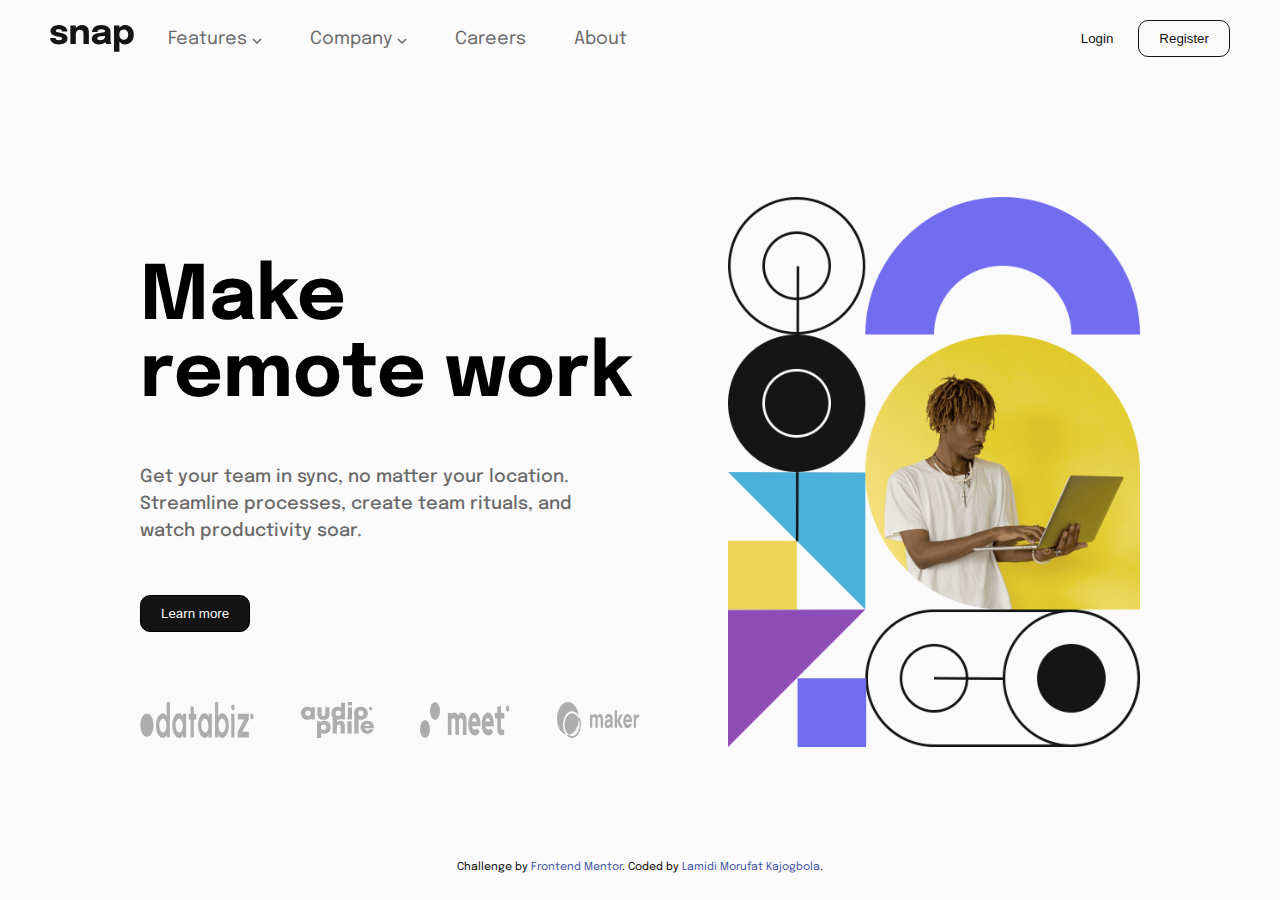
<file: Intro-section/index.html>
<!DOCTYPE html>
<html lang="en">
  <head>
    <meta charset="UTF-8" />
    <meta name="viewport" content="width=device-width, initial-scale=1.0" />
    <!-- displays site properly based on user's device -->

    <link
      rel="icon"
      type="image/png"
      sizes="32x32"
      href="./images/favicon-32x32.png"
    />
    <link rel="preconnect" href="https://fonts.googleapis.com" />
    <link rel="preconnect" href="https://fonts.gstatic.com" crossorigin />
    <link
      href="https://fonts.googleapis.com/css2?family=Epilogue:ital,wght@0,100..900;1,100..900&display=swap"
      rel="stylesheet"
    />
    <link rel="stylesheet" href="style.css" />

    <title>Frontend Mentor | Intro section with dropdown navigation</title>
  </head>
  <body>
    <main>
      <header>
        <img src="./images/logo.svg" class="logo" />
        <nav>
          <ul class="menu">
            <li class="nav-item sub-list">
              <a href="#"
                >Features
                <img
                  src="./images/icon-arrow-down.svg"
                  alt="dropdown arrow"
                  class="sub-menu"
              /></a>
              <ul class="dropdown">
                <li class="link">
                  <a href="#"
                    ><img src="./images/icon-todo.svg" /><span
                      >Todo List</span
                    ></a
                  >
                </li>
                <li class="link">
                  <a href="#"
                    ><img src="./images/icon-calendar.svg" /><span
                      >Calender</span
                    ></a
                  >
                </li>
                <li class="link">
                  <a href="#"
                    ><img src="./images/icon-reminders.svg" /><span
                      >Reminders</span
                    ></a
                  >
                </li>
                <li class="link">
                  <a href="#"
                    ><img src="./images/icon-planning.svg" /><span
                      >Planning</span
                    ></a
                  >
                </li>
              </ul>
            </li>
            <li class="nav-item sub-list">
              <a href="#"
                >Company
                <img
                  src="./images/icon-arrow-down.svg"
                  alt="dropdown arrow"
                  class="sub-menu"
              /></a>
              <ul class="dropdown dropdown_company">
                <li><a href="#">History</a></li>
                <li><a href="#">Our Team</a></li>
                <li><a href="#">Blog</a></li>
              </ul>
            </li>
            <li class="nav-item"><a href="#">Careers</a></li>
            <li class="nav-item"><a href="#">About</a></li>
          </ul>
        </nav>
        <div class="buttons">
          <button class="login">Login</button>
          <button>Register</button>
        </div>
        <div class="mobile">
          <img src="./images/icon-menu.svg" id="open-nav" />
          <img src="./images/icon-close-menu.svg" id="close-nav" />
        </div>
      </header>
      <section class="hero">
        <div class="right">
          <h1>Make remote work</h1>
          <p>
            Get your team in sync, no matter your location. Streamline
            processes, create team rituals, and watch productivity soar.
          </p>
          <button>Learn more</button>
          <div class="icons">
            <img src="./images/client-databiz.svg" alt="databiz logo" />
            <img src="./images/client-audiophile.svg" alt="audiophile logo" />
            <img src="./images/client-meet.svg" alt="meet logo" />
            <img src="./images/client-maker.svg" alt="maker logo" />
          </div>
        </div>
        <div class="left">
          <picture>
            <source
              media="(min-width: 768px)"
              srcset="./images/image-hero-desktop.png"
              height="550"
            />
            <img
              src="./images/image-hero-mobile.png"
              alt="mobile image"
              width="400"
            />
          </picture>
        </div>
      </section>
    </main>
    <div class="attribution">
      Challenge by
      <a href="https://www.frontendmentor.io?ref=challenge" target="_blank"
        >Frontend Mentor</a
      >. Coded by <a href="#">Lamidi Morufat Kajogbola</a>.
    </div>
    <script src="index.js" defer></script>
  </body>
</html>
</file>
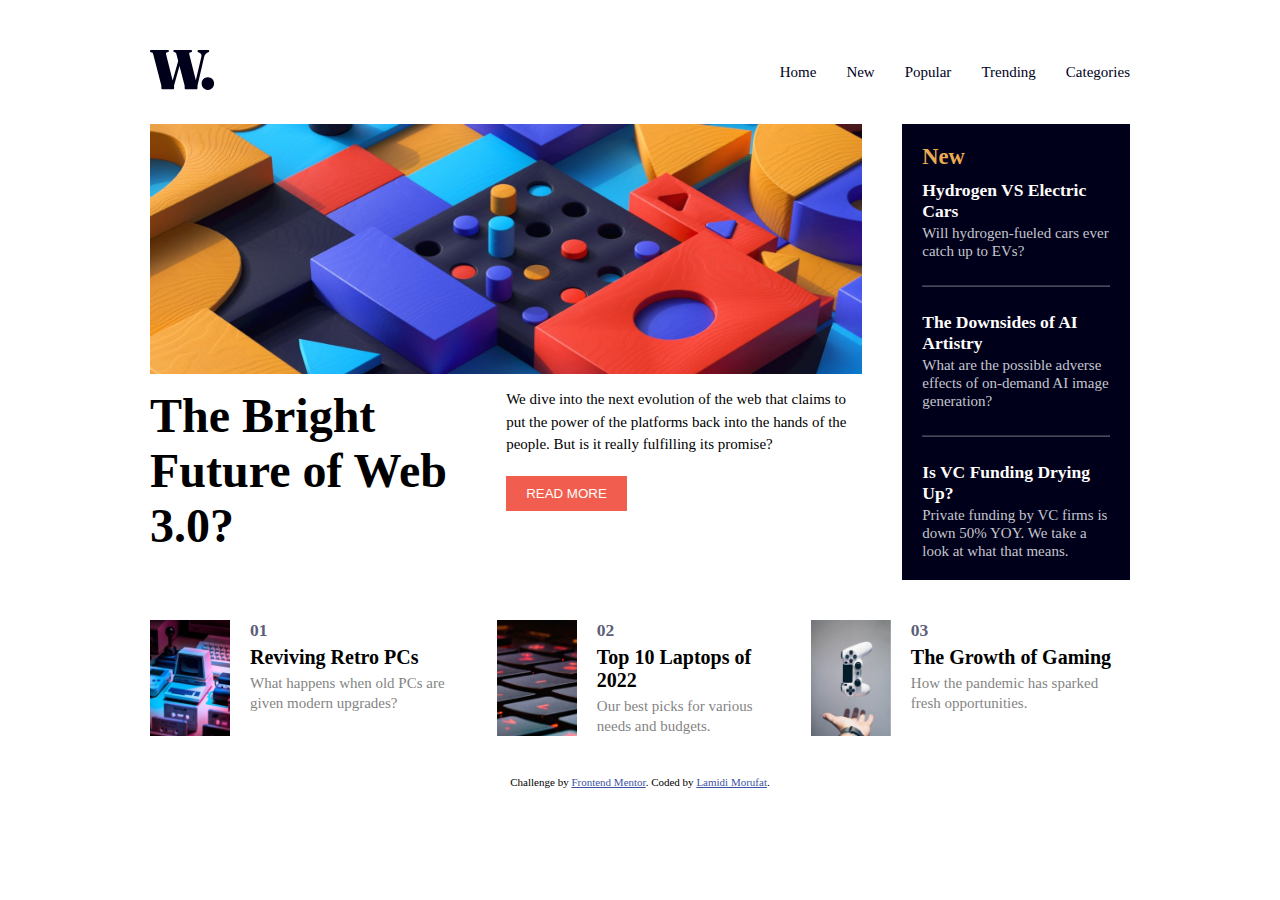
<file: News-homepage/index.html>
<!DOCTYPE html>
<html lang="en">
  <head>
    <meta charset="UTF-8" />
    <meta name="viewport" content="width=device-width, initial-scale=1.0" />
    <link
      rel="icon"
      type="image/png"
      sizes="32x32"
      href="./assets/images/favicon-32x32.png"
    />
    <link rel="preconnect" href="https://fonts.googleapis.com" />
    <link rel="preconnect" href="https://fonts.gstatic.com" crossorigin />
    <link
      href="https://fonts.googleapis.com/css2?family=Inter:wght@100..900&display=swap"
      rel="stylesheet"
    />
    <link rel="stylesheet" href="style.css" />

    <title>Frontend Mentor | News homepage.</title>
  </head>
  <body>
    <header>
      <div class="logo">
        <img src="./assets/images/logo.svg" alt="logo" />
      </div>
      <nav>
        <ul class="menu">
          <li><a href=""> Home</a></li>
          <li><a href=""> New</a></li>
          <li><a href=""> Popular</a></li>
          <li><a href=""> Trending</a></li>
          <li><a href=""> Categories</a></li>
        </ul>
      </nav>
      <div class="mobile">
        <img src="./assets/images/icon-menu.svg" id="open-nav" />
        <img src="./assets/images/icon-menu-close.svg" id="close-nav" />
      </div>
    </header>
    <main>
      <div class="right">
        <picture>
          <source
            media="(min-width: 768px)"
            srcset="./assets/images/image-web-3-desktop.jpg"
            height="250"
          />
          <img
            src="./assets/images/image-web-3-mobile.jpg"
            alt="mobile image"
          />
        </picture>
        <div class="right-bottom">
          <h1>The Bright Future of Web 3.0?</h1>
          <div class="bottom-left">
            <p>
              We dive into the next evolution of the web that claims to put the
              power of the platforms back into the hands of the people. But is
              it really fulfilling its promise?
            </p>
            <button type="text">READ MORE</button>
          </div>
        </div>
      </div>
      <aside>
        <h2>New</h2>
        <article>
          <h3>Hydrogen VS Electric Cars</h3>
          <p>Will hydrogen-fueled cars ever catch up to EVs?</p>
          <hr />
        </article>
        <article>
          <h3>The Downsides of AI Artistry</h3>
          <p>
            What are the possible adverse effects of on-demand AI image
            generation?
          </p>
          <hr />
        </article>
        <article>
          <h3>Is VC Funding Drying Up?</h3>
          <p>
            Private funding by VC firms is down 50% YOY. We take a look at what
            that means.
          </p>
        </article>
      </aside>
    </main>
    <div class="bottom">
      <div class="flex-item">
        <img src="./assets/images/image-retro-pcs.jpg" alt="retro pcs" />
        <div class="text">
          <h3>01</h3>
          <h4>Reviving Retro PCs</h4>
          <p>What happens when old PCs are given modern upgrades?</p>
        </div>
      </div>
      <div class="flex-item">
        <img
          src="./assets/images/image-top-laptops.jpg"
          alt="keyboard keys with red light"
        />
        <div class="text">
          <h3>02</h3>
          <h4>Top 10 Laptops of 2022</h4>
          <p>Our best picks for various needs and budgets.</p>
        </div>
      </div>
      <div class="flex-item">
        <img src="./assets/images/image-gaming-growth.jpg" alt="A gaming pad" />
        <div class="text">
          <h3>03</h3>
          <h4>The Growth of Gaming</h4>
          <p>How the pandemic has sparked fresh opportunities.</p>
        </div>
      </div>
    </div>

    <div class="attribution">
      Challenge by
      <a href="https://www.frontendmentor.io?ref=challenge" target="_blank"
        >Frontend Mentor</a
      >. Coded by
      <a href="https://www.linkedin.com/in/morufat-lamidi/">Lamidi Morufat</a>.
    </div>
    <script src="script.js"></script>
  </body>
</html>
</file>
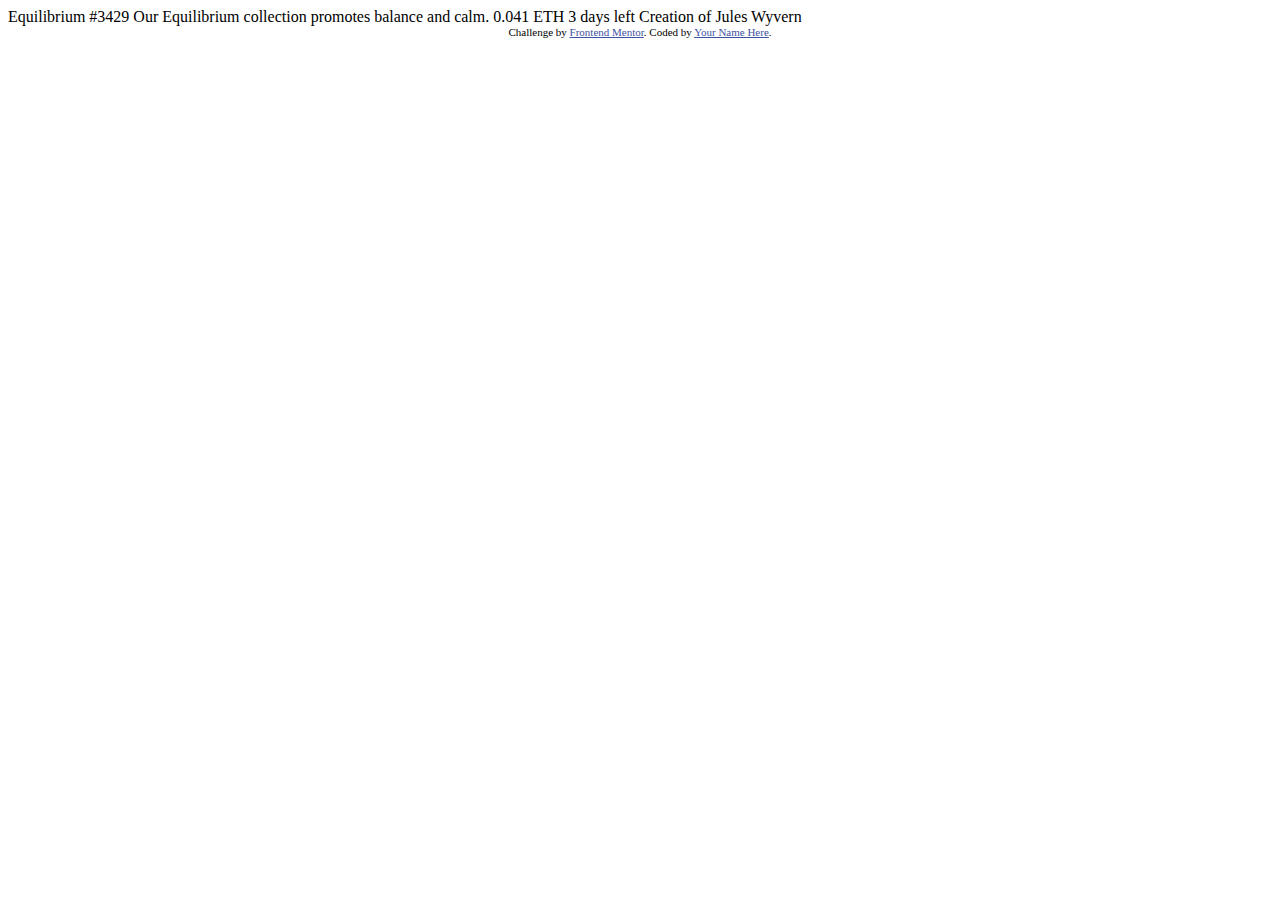
<file: nft-preview-card-component-main/index.html>
<!DOCTYPE html>
<html lang="en">
<head>
  <meta charset="UTF-8">
  <meta name="viewport" content="width=device-width, initial-scale=1.0"> <!-- displays site properly based on user's device -->

  <link rel="icon" type="image/png" sizes="32x32" href="./images/favicon-32x32.png">
  
  <title>Frontend Mentor | NFT preview card component</title>

  <!-- Feel free to remove these styles or customise in your own stylesheet 👍 -->
  <style>
    .attribution { font-size: 11px; text-align: center; }
    .attribution a { color: hsl(228, 45%, 44%); }
  </style>
</head>
<body>

  Equilibrium #3429

  Our Equilibrium collection promotes balance and calm.

  0.041 ETH
  3 days left
  
  Creation of Jules Wyvern

  <div class="attribution">
    Challenge by <a href="https://www.frontendmentor.io?ref=challenge" target="_blank">Frontend Mentor</a>. 
    Coded by <a href="#">Your Name Here</a>.
  </div>
</body>
</html>
</file>
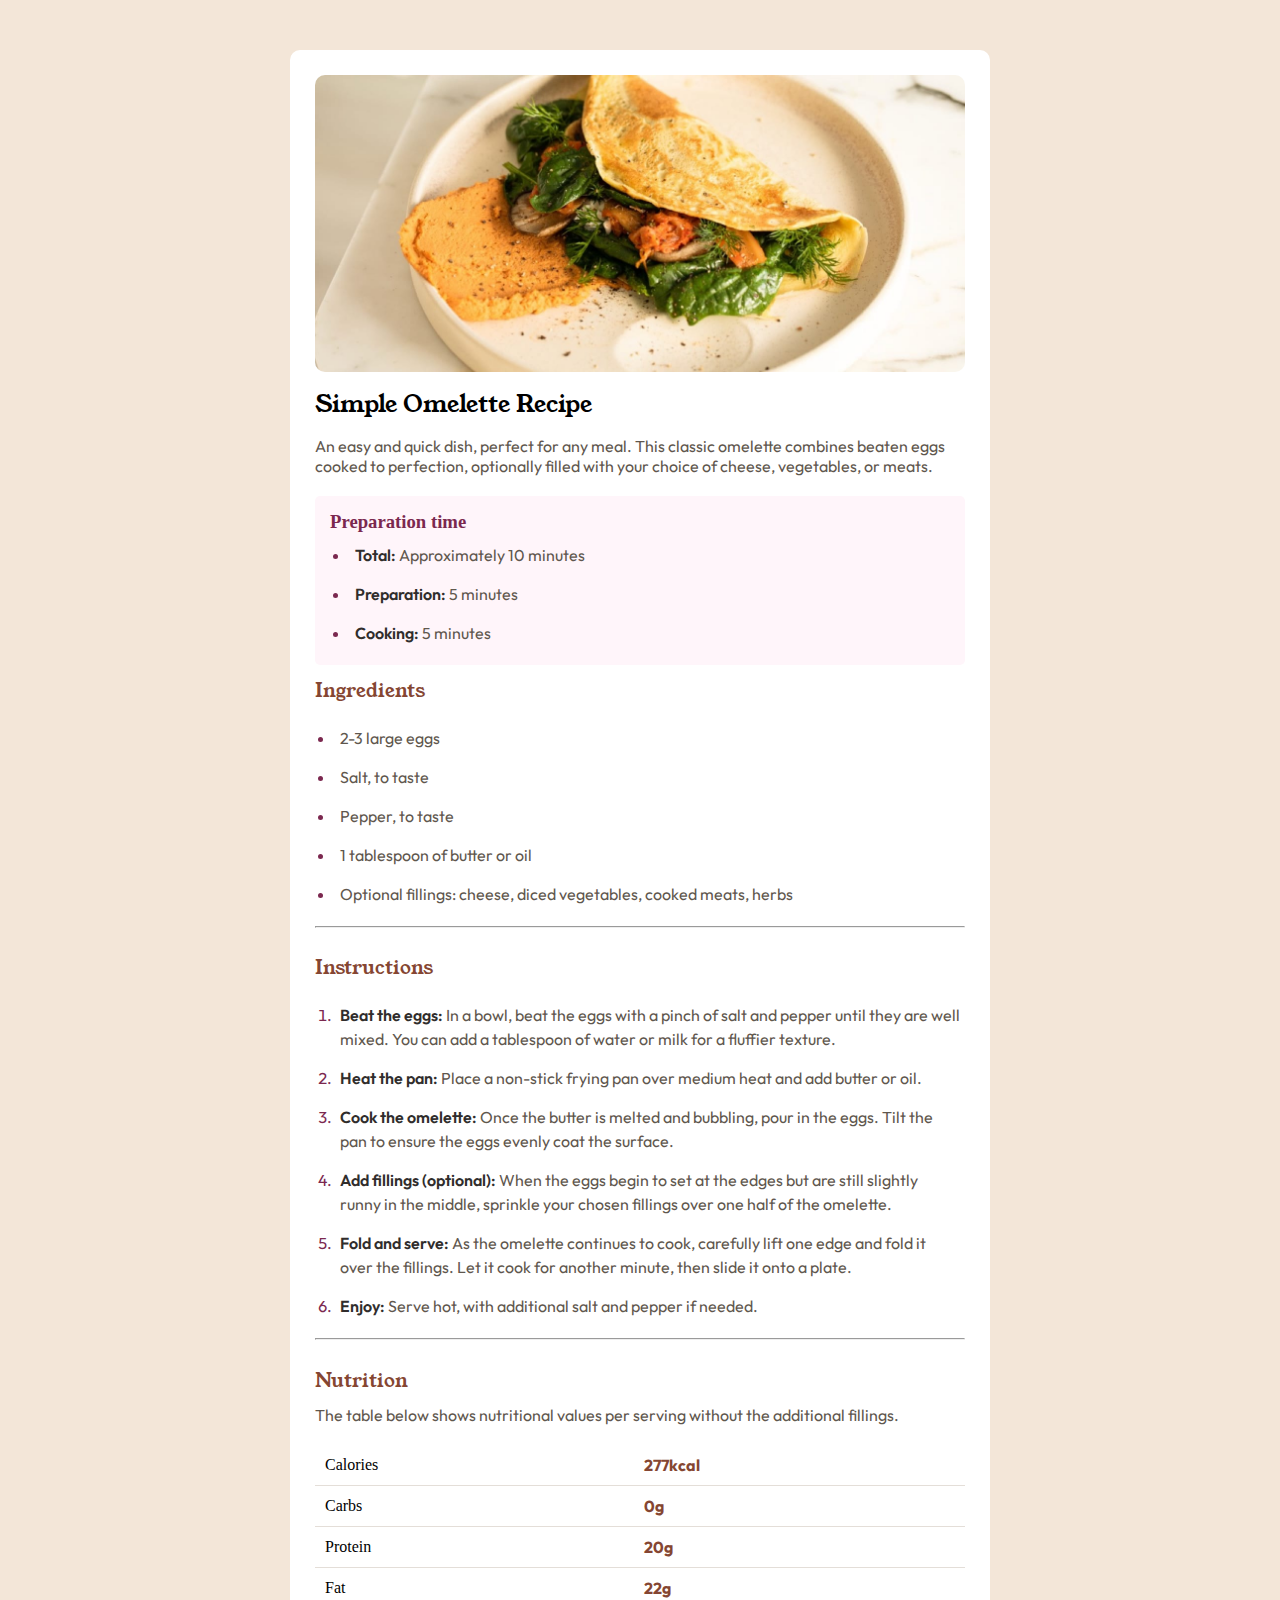
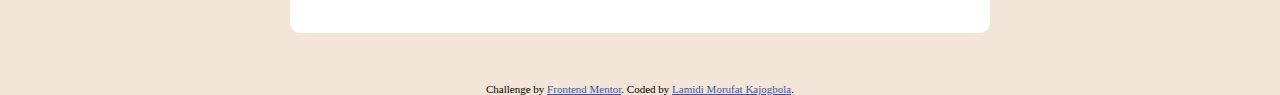
<file: recipe-page-main/index.html>
<!DOCTYPE html>
<html lang="en">
  <head>
    <meta charset="UTF-8" />
    <meta name="viewport" content="width=device-width, initial-scale=1.0" />
    <!-- displays site properly based on user's device -->

    <link
      rel="icon"
      type="image/png"
      sizes="32x32"
      href="./assets/images/favicon-32x32.png"
    />
    <link rel="stylesheet" href="style.css" />

    <title>Frontend Mentor | Recipe page</title>
  </head>
  <body>
    <main>
      <div class="container">
        <div class="image">
          <img src="./assets/images/image-omelette.jpeg" />
        </div>
        <h2>Simple Omelette Recipe</h2>
        <p>
          An easy and quick dish, perfect for any meal. This classic omelette
          combines beaten eggs cooked to perfection, optionally filled with your
          choice of cheese, vegetables, or meats.
        </p>

        <div class="preparation">
          <h3 class="title">Preparation time</h3>
          <ul>
            <li><span>Total:</span> Approximately 10 minutes</li>
            <li><span>Preparation:</span> 5 minutes</li>
            <li><span>Cooking:</span> 5 minutes</li>
          </ul>
        </div>
        <div class="Ingredients">
          <h3 class="sub-heading">Ingredients</h3>
          <ul>
            <li>2-3 large eggs</li>
            <li>Salt, to taste</li>
            <li>Pepper, to taste</li>
            <li>1 tablespoon of butter or oil</li>
            <li>
              Optional fillings: cheese, diced vegetables, cooked meats, herbs
            </li>
          </ul>
        </div>
        <hr />
        <div class="instructions">
          <h3 class="sub-heading">Instructions</h3>
          <ol>
            <li>
              <span>Beat the eggs:</span> In a bowl, beat the eggs with a pinch
              of salt and pepper until they are well mixed. You can add a
              tablespoon of water or milk for a fluffier texture.
            </li>
            <li>
              <span> Heat the pan:</span> Place a non-stick frying pan over
              medium heat and add butter or oil.
            </li>
            <li>
              <span> Cook the omelette:</span> Once the butter is melted and
              bubbling, pour in the eggs. Tilt the pan to ensure the eggs evenly
              coat the surface.
            </li>
            <li>
              <span> Add fillings (optional):</span> When the eggs begin to set
              at the edges but are still slightly runny in the middle, sprinkle
              your chosen fillings over one half of the omelette.
            </li>
            <li>
              <span> Fold and serve:</span> As the omelette continues to cook,
              carefully lift one edge and fold it over the fillings. Let it cook
              for another minute, then slide it onto a plate.
            </li>
            <li>
              <span> Enjoy:</span> Serve hot, with additional salt and pepper if
              needed.
            </li>
          </ol>
        </div>
        <hr />
        <div class="nutrition">
          <h3 class="sub-heading">Nutrition</h3>
          <p>
            The table below shows nutritional values per serving without the
            additional fillings.
          </p>
          <table>
            <tr>
              <td>Calories</td>
              <td class="weight">277kcal</td>
            </tr>
            <tr>
              <td>Carbs</td>
              <td class="weight">0g</td>
            </tr>
            <tr>
              <td>Protein</td>
              <td class="weight">20g</td>
            </tr>
            <tr>
              <td>Fat</td>
              <td class="weight">22g</td>
            </tr>
          </table>
        </div>
      </div>
    </main>
    <div class="attribution">
      Challenge by
      <a href="https://www.frontendmentor.io?ref=challenge" target="_blank"
        >Frontend Mentor</a
      >. Coded by <a href="#">Lamidi Morufat Kajogbola</a>.
    </div>
  </body>
</html>
</file>
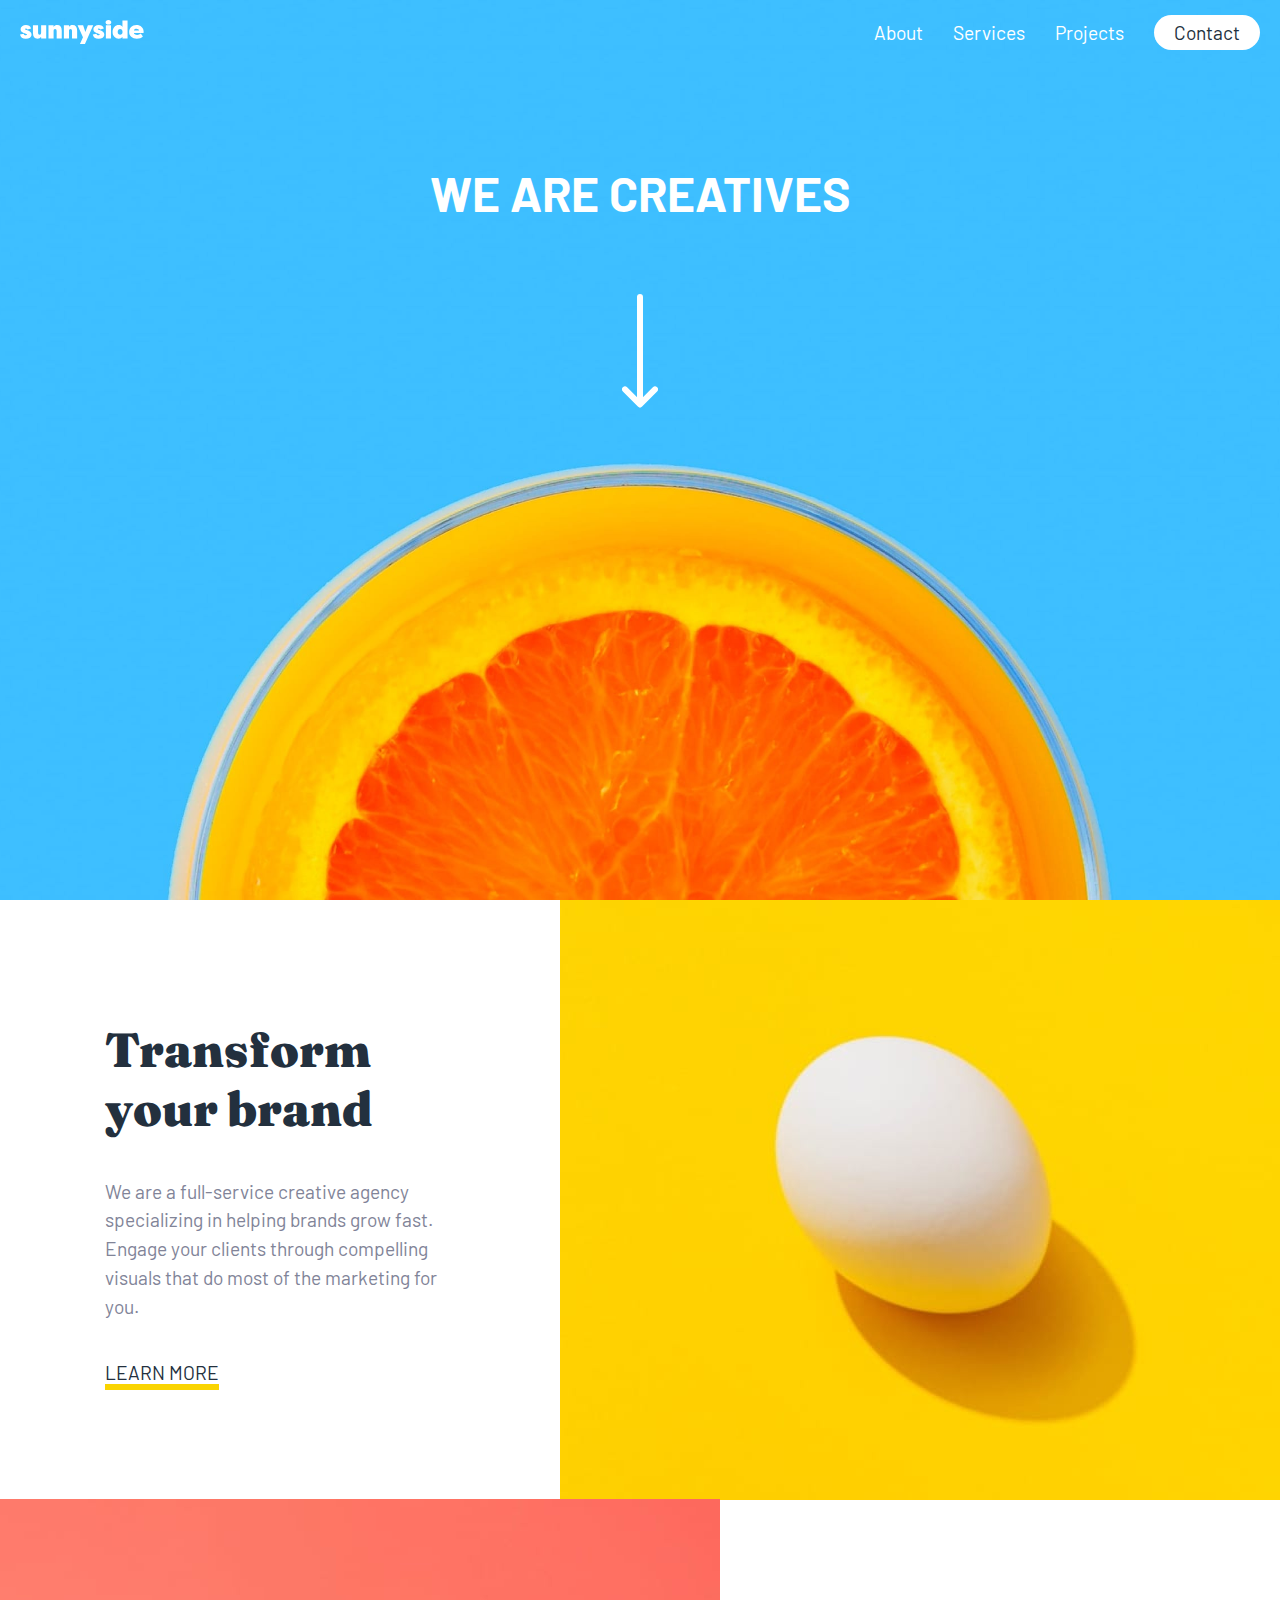
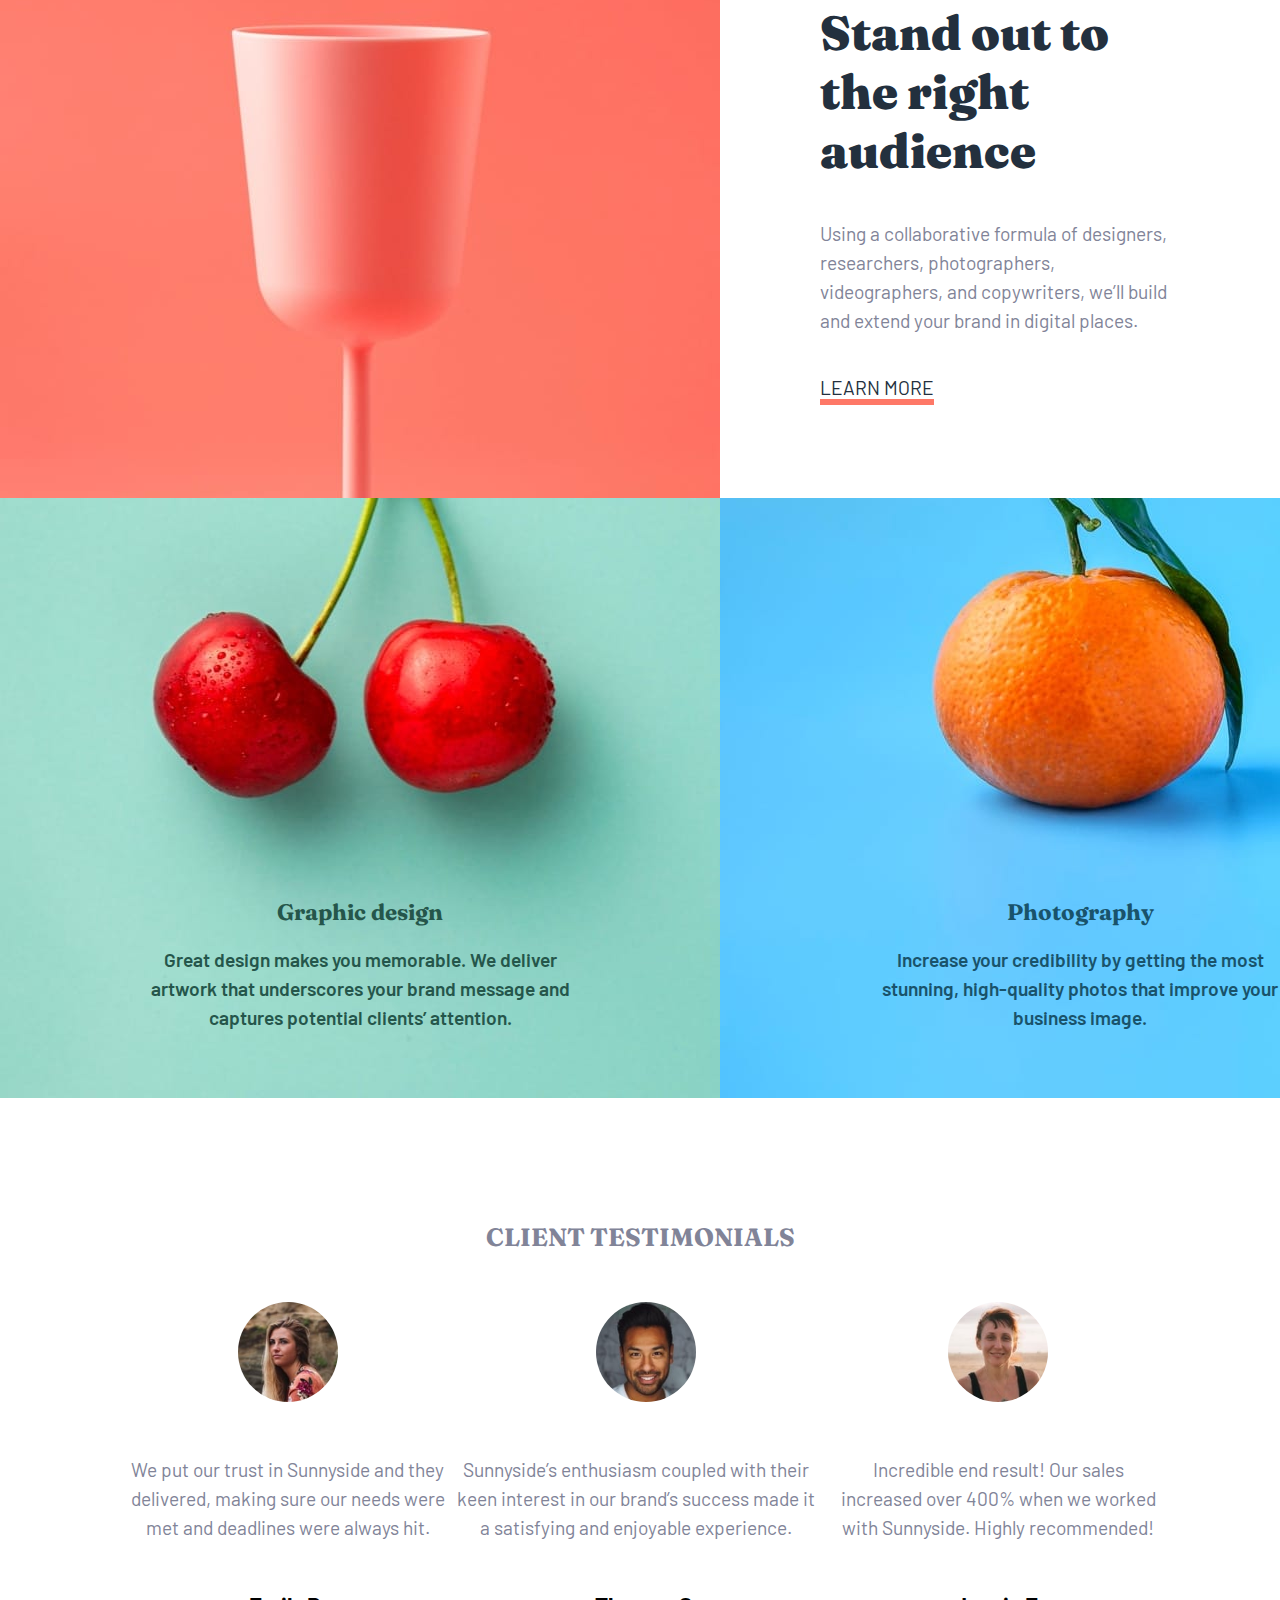
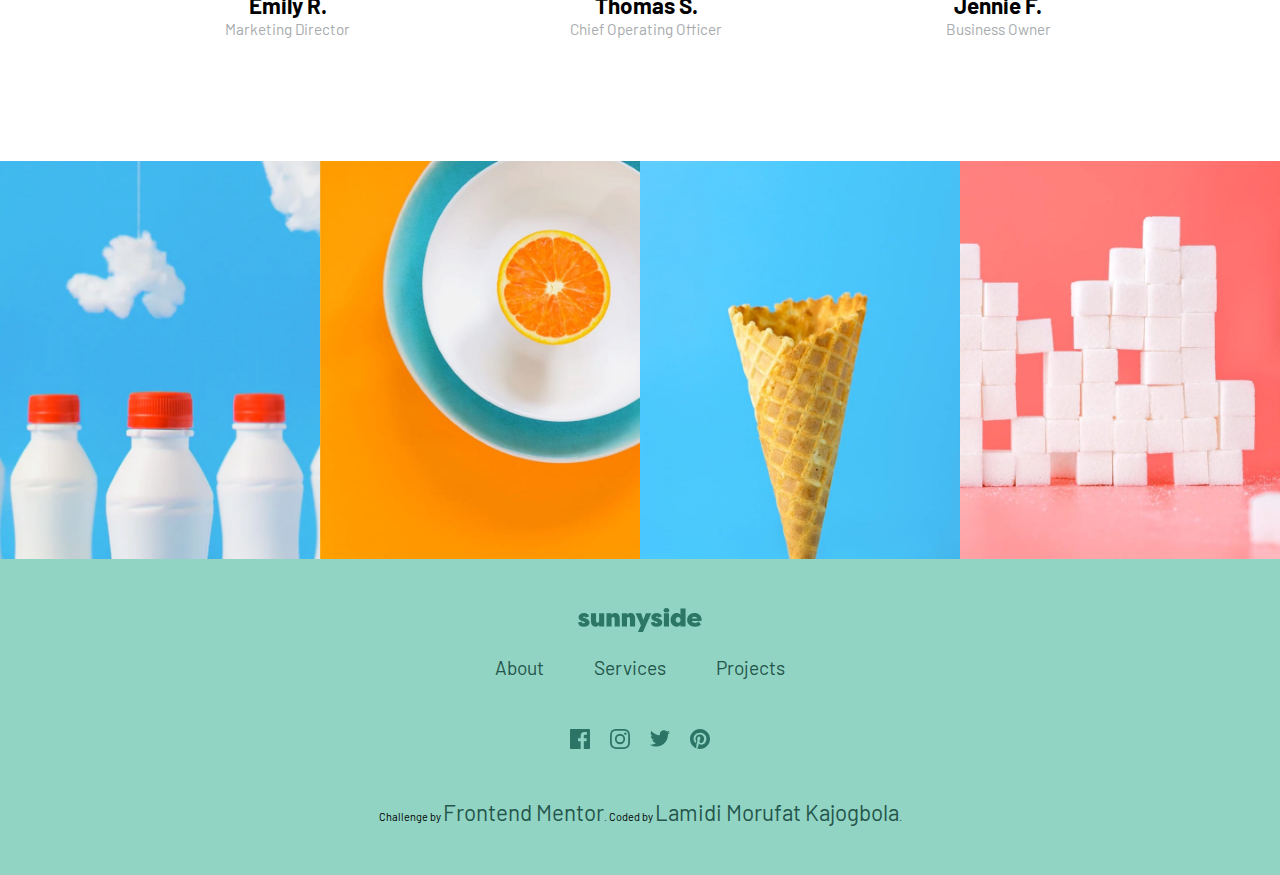
<file: sunnyside-agency-landing-page-main/index.html>
<!DOCTYPE html>
<html lang="en">
  <head>
    <meta charset="UTF-8" />
    <meta name="viewport" content="width=device-width, initial-scale=1.0" />

    <link
      rel="icon"
      type="image/png"
      sizes="32x32"
      href="./images/favicon-32x32.png"
    />
    <link rel="stylesheet" href="index.css" />

    <title>Frontend Mentor | Sunnyside agency landing page</title>
  </head>
  <body>
    <main>
      <header>
        <nav>
          <img src="./images/logo.svg" alt="sunnyside logo" class="logo" />
          <ul class="menu">
            <li><a href="#">About</a></li>
            <li><a href="#">Services</a></li>
            <li><a href="#">Projects</a></li>
            <li class="active"><a href="#">Contact</a></li>
          </ul>
          <div class="mobile">
            <img src="./images/icon-hamburger.svg" class="open-nav" />
            <img src="./images/icon-hamburger.svg" class="close-nav" />
          </div>
        </nav>
        <div class="hero">
          <h1>We are creatives</h1>
          <img src="./images/icon-arrow-down.svg" class="arrow" />
        </div>
      </header>
      <section class="transform">
        <div class="right">
          <h1>Transform your brand</h1>
          <p>
            We are a full-service creative agency specializing in helping brands
            grow fast. Engage your clients through compelling visuals that do
            most of the marketing for you.
          </p>
          <a href="#" class="learn">Learn More</a>
        </div>
        <div class="left">
          <picture>
            <source
              media="(min-width: 768px)"
              srcset="./images/desktop/image-transform.jpg"
              alt="transform-desktop-image"
            />
            <img src="./images/mobile/image-transform.jpg" alt="mobile image" />
          </picture>
        </div>
      </section>
      <section class="stand-out">
        <div class="right">
          <picture>
            <source
              media="(min-width: 768px)"
              srcset="./images/desktop/image-stand-out.jpg"
              alt="standout-desktop-image"
            />
            <img
              src="./images/mobile/image-stand-out.jpg"
              alt="stand-ot mobile"
            />
          </picture>
        </div>
        <div class="left">
          <h1>Stand out to the right audience</h1>
          <p>
            Using a collaborative formula of designers, researchers,
            photographers, videographers, and copywriters, we’ll build and
            extend your brand in digital places.
          </p>
          <a href="#" class="learn">Learn More</a>
        </div>
      </section>
      <section class="graphic-photography">
        <div class="graphic">
          <picture>
            <source
              media="(min-width: 768px)"
              srcset="./images/desktop/image-graphic-design.jpg"
              alt="graphic desktop"
            />
            <img
              src="./images/mobile/image-graphic-design.jpg"
              alt="graphic mobile"
            />
          </picture>
          <div class="graphic-text">
            <h3>Graphic design</h3>
            <p>
              Great design makes you memorable. We deliver artwork that
              underscores your brand message and captures potential clients’
              attention.
            </p>
          </div>
        </div>
        <div class="photography">
          <picture>
            <source
              media="(min-width: 768px)"
              srcset="./images/desktop/image-photography.jpg"
              alt="photography desktop"
            />
            <img
              src="./images/mobile/image-photography.jpg"
              alt="photography mobile"
            />
          </picture>
          <div class="photography-text">
            <h3>Photography</h3>
            <p>
              Increase your credibility by getting the most stunning,
              high-quality photos that improve your business image.
            </p>
          </div>
        </div>
      </section>
      <section class="testimonials">
        <h2 class="sub-heading">Client testimonials</h2>
        <div class="testimonials-content">
          <div class="right">
            <img src="./images/image-emily.jpg" alt="emily profile" />
            <p>
              We put our trust in Sunnyside and they delivered, making sure our
              needs were met and deadlines were always hit.
            </p>
            <h3>Emily R.</h3>
            <p class="title">Marketing Director</p>
          </div>
          <div class="middle">
            <img src="./images/image-thomas.jpg" alt="thomas profile" />
            <p>
              Sunnyside’s enthusiasm coupled with their keen interest in our
              brand’s success made it a satisfying and enjoyable experience.
            </p>
            <h3>Thomas S.</h3>
            <p class="title">Chief Operating Officer</p>
          </div>

          <div class="left">
            <img src="./images/image-jennie.jpg" alt="jennie profile" />
            <p>
              Incredible end result! Our sales increased over 400% when we
              worked with Sunnyside. Highly recommended!
            </p>
            <h3>Jennie F.</h3>
            <p class="title">Business Owner</p>
          </div>
        </div>
      </section>
      <section class="gallery">
        <picture>
          <source
            media="(min-width: 768px) "
            srcset="./images/desktop/image-gallery-milkbottles.jpg"
            height=""
          />
          <img src="./images/mobile/image-gallery-milkbottles.jpg" />
        </picture>
        <picture>
          <source
            media="(min-width:768px)"
            srcset="./images/desktop/image-gallery-orange.jpg"
            height=""
          />
          <img src="./images/mobile/image-gallery-orange.jpg" />
        </picture>
        <picture>
          <source
            media="(min-width: 768px)"
            srcset="./images/desktop/image-gallery-cone.jpg"
            height=""
          />
          <img src="./images/mobile/image-gallery-cone.jpg" />
        </picture>
        <picture>
          <source
            media="(min-width: 768px)"
            srcset="./images/desktop/image-gallery-sugarcubes.jpg"
            height=""
          />
          <img src="./images/mobile/image-gallery-sugar-cubes.jpg" />
        </picture>
      </section>
      <footer>
        <img src="./images/footer-logo.svg" alt="footer-logo" />
        <ul class="footer-menu">
          <li><a href="#"> About</a></li>
          <li><a href="#"> Services</a></li>
          <li><a href="#"> Projects</a></li>
        </ul>
        <div class="icons">
          <img src="./images/icon-facebook.svg" />
          <img src="./images/icon-instagram.svg" />
          <img src="./images/icon-twitter.svg" />
          <img src="./images/icon-pinterest.svg" />
        </div>

        <div class="attribution">
          Challenge by
          <a href="https://www.frontendmentor.io?ref=challenge" target="_blank"
            >Frontend Mentor</a
          >. Coded by <a href="#">Lamidi Morufat Kajogbola</a>.
        </div>
      </footer>
    </main>

    <script src="index.js" defer></script>
  </body>
</html>
</file>
<file: fylo-dark-theme-landing-page-master/style.css>
@import url('https://fonts.googleapis.com/css2?family=Open+Sans:ital,wght@0,300..800;1,300..800&family=Raleway:ital,wght@0,100..900;1,100..900&display=swap');


:root{
--Dark-Blue-Email: hsl(217, 28%, 15%);
--Dark-Blue-Main: hsl(218, 28%, 13%);
--Dark-Blue-Footer: hsl(216, 53%, 9%);
--Dark-Blue-Testimonials: hsl(219, 30%, 18%);
--Cyan: hsl(176, 68%, 64%);
--Blue: hsl(198, 60%, 50%);
--Light-Red: hsl(0, 100%, 63%);
--White: hsl(0, 0%, 100%);
}

*, *::before, *::after{
    margin: 0;
    padding: 0;
    box-sizing: border-box;
}

body{
    font-family: "Open Sans", sans-serif;
    font-size: 0.875em;
    color: var(--White);
    background: var(--Dark-Blue-Main);
    

}

main{
    max-width: 1440px;
    width: 100%;
    margin: 0 auto;
    background: var(--Dark-Blue-Main);
}

section{
    text-align: center;
    padding: 1.8em 0;
}

li{
    list-style-type: none;
}

a{
    text-decoration: none;
    color: var(--White);
}

h1, h3{
    font-family: "Raleway", sans-serif;
    font-weight:  700;
}

h1{
    font-size: 2.5rem;
}

p{
    line-height: 1.5;
}

img{
    max-width: 100%;
}
nav{
    display: flex;
    justify-content: space-between;
    align-items: center;
    padding: 50px;
    margin: 0 auto;
   
}

nav .menu{
    display: flex;
    justify-content: space-between;
    align-items: center;
    gap: 50px;
    font-family: "Raleway", sans-serif;
    

}

.header-logo{
    width: 100px;
}

.cta{
    background: var(--Blue);
    font-family: "Raleway", sans-serif;
    font-weight: 400;
    color: var(--White);
    border-radius: 50px;
    cursor: pointer;
    padding: 10px 50px;
    border: none;
}


.hero h1{
    margin-top: 20px;
}

.hero p{
    padding: 20px 0;
    max-width: 440px;
    margin: 0 auto;
    
}

.features{
    display: grid;
    grid-template-columns: repeat(2, 1fr);
    gap: 100px;
    margin-top: 50px;
    padding: 0 200px;

   
}

.features .card{
    max-width: 400px;
    width: 100%;
    margin: auto;
    padding: 0 20px;

}



.features .card h3{
    margin: 10px 0;
}

.productive{
    display: flex;
    justify-content: space-between;
    align-items: center;
    gap: 50px;
    margin-top: 50px;
    text-align: start;
    padding: 0 100px;
}

.productive p{
    max-width: 500px;
    padding-top: 20px;
}

.link a{
    padding-bottom: 3px;
    border-bottom: 2px solid var(--Cyan);
    
}

.testimonials{
    text-align: start;
    padding: 120px ;
    position: relative;
    

}

.testimonials-cards{
    display: flex;
    gap: 50px;
    margin-top: 50px;
    text-align: start;
    position: absolute;
    top: 105px;
    right: 120px;
    left: 130px;
    
  

}


.founder-content{
    background: var(--Dark-Blue-Testimonials);
    padding: 40px 30px 30px;
    border-radius: 5px;
    box-shadow: 10px 4px 6px rgba(36, 46, 46, 0.5);
   
}

.founder-profile{
    display: flex;
    gap: 10px;
    margin-top: 20px;
}

.founder-content img{
    width: 30px;
    height: 30px;
    object-fit: cover;
    border-radius: 50%;
}

.founder-content .small{
    font-size: 0.4em;
}

.early-access{
    background: var(--Dark-Blue-Email);
    margin: 200px auto -100px;
    max-width: 800px;
    position: relative;
    padding: 30px 90px;
    
   

}

.early-access p{
    margin: 20px 0;
}

form{
    display: flex;
    gap: 30px;
}

input[type="email"]{
    padding: 20px 20px;
    width: 400px;
    height: 30px;
    border-radius: 50px;
}

.cta-early{
    padding: 10px 20px;
}

footer{
    background: var(--Dark-Blue-Footer);
    display: flex;
    flex-direction: column;
    padding: 150px 100px 50px;
    max-width: 1440px;
    width: 100%;
    margin: 0 auto;
    
    
    
}

.footer-logo{
    width: 100px
}

.footer-content{
    display: flex;
    justify-content: space-between;
    margin-top: 20px;
    
}

.footer-location{
    display: flex;
    gap: 20px;
    
}

.footer-location img{
    width: 15px;
    height: 25px;
}

.footer-location p{
    max-width: 300px;
}

.footer-contact{
    display: flex;
    gap: 20px;
}

.footer-contact img{
    width: 20px;
    height: 20px;

}

.footer-item li, .footer-item p{
    padding-bottom: 20px;

}

.icons{
    display: flex;
    gap: 20px;
    filter: invert(100%);

}

.icons img{
    width: 25px;
    height: 25px;
   
}

.attribution {
    font-size: 11px;
    text-align: center;
  }
  .attribution a {
    color: hsl(228, 45%, 44%);
  }

 @media screen and (max-width: 768px){

    h3{
        font-size: 1.8rem;
    }

    p{
        font-size: 1.4rem;
    }

    .none{
        display: none;
    }
    .features{
        grid-template-columns: 1fr;
        padding: 0 10px;
        
    }

    .features .card{
        padding: 0 10px;
        max-width: 500px;
        width: 100%;
    
       
    }

    .productive{
        flex-direction: column;
        padding: 20px
    }

    .testimonials-cards{
        flex-direction: column;
    }

    .early-access{
        margin: 1000px auto -100px;
        max-width: 700px;
        padding: 30px 50px;

    }

    form{
        flex-direction: column;
        align-items: center;
       
    }

    input[type="email"]{
        padding: 40px 40px;
        width: 100%;
        height: 30px;
        border-radius: 50px;
    }

    .cta-early{
        width: 100%;
        padding: 40px 40px;
    }

    .footer-content{
        flex-direction: column;
        gap: 50px;
    }

    .footer-item a{
        font-size: 1.4em;
    }

    .icons{
        margin: 50px auto;
    }

    .attribution a{
        font-size: 1.2em;
        color: var(--Cyan)
    }
 }

 @media  screen and (min-width: 300px) and (max-width: 600px) {

    h1{
        font-size: 1.8em;
    }

    h3{
        font-size: 1.4em;
    }

    p{
        font-size: 1.2em;
    }

    nav{
        padding: 30px;
    }

    nav .menu{
        gap: 10px;
    }

    .testimonials{
        padding: 50px;
    }

    .testimonials-cards{
        right: 50px;
        left: 50px;
        top: 30px
    }

    .founder-content{
        padding: 20px 12px; 
    }

    .early-access{
        margin: 750px auto -100px;
        max-width: 350px;
        padding: 30px 20px;
    }

    input[type="email"]{
        padding: 20px 20px;
        width: 100%;
        height: 30px;
        border-radius: 50px;
    }

    .cta-early{
        width: 100%;
        padding: 15px 20px;
    }

    footer{
        padding: 150px 20px 30px;
    }
    
 }
</file>
<file: fylo-landing-page-with-two-column-layout-master/style.css>
.attribution { font-size: 11px; text-align: center; }
.attribution a { color: hsl(228, 45%, 44%); }

:root{
    --Moderate-Cyan: hsl(0, 0%, 75%);
    --Very-Dark-Blue: hsl(243, 87%, 12%);
    --Desaturated-Blue: hsl(238, 22%, 44%);
    --Light-Grayish-Blue: hsl(240, 75%, 98%);
    --Light-Gray: hsl(0, 0%, 75%);
    --Bright-Blue: hsl(0, 0%, 75%);

}

.above-footer{
    background: var(--Desaturated-Blue);
}
footer{
    background: var(--Very-Dark-Blue);
    color: white;
}

footer li{
    list-style-type: none;
}
@media (max-width: 576px) {
    .logo{
        width: 100px; 
    }
}
</file>
<file: huddle/index.css>
@import url('https://fonts.googleapis.com/css2?family=Open+Sans:ital,wght@0,300..800;1,300..800&family=Poppins:ital,wght@0,100;0,200;0,300;0,400;0,500;0,600;0,700;0,800;0,900;1,100;1,200;1,300;1,400;1,500;1,600;1,700;1,800;1,900&display=swap');


:root{
    --Pink: hsl(322, 100%, 66%);
    --Light-Pink: hsl(321, 100%, 78%);
    --Light-Red: hsl(0, 100%, 63%);
    --Very-Dark-Cyan: hsl(192, 100%, 9%);
    --Very-Pale-Blue: hsl(207, 100%, 98%);
}


*, *::before, *::after{
    margin: 0;
    padding: 0;
    box-sizing: border-box;
}

body{
    font-size: 1em; 
    font-family: "Open Sans", sans-serif;

}

h1, h2, h3{
    font-family: "Poppins", sans-serif;
    font-weight: 700;
    color: var(--Very-Dark-Cyan);
}

h3{
    font-size: 2.3rem;
    margin-bottom: 20px;
}

img{
    max-width:  100%;
}

p{
    line-height: 1.5;
}

main{
    width: 100%;
    max-width: 1440px;
    
    margin: 50px auto 0;
   
}

nav{
    display: flex;
    justify-content: space-between;
    align-items: center;
    padding: 20px 50px;
    margin: 0 auto;
    
}

.logo-button{
    padding: 6px 20px;
    border-radius: 50px;
    color: var(--Light-Pink);
    border-color: var(--Light-Pink);
    border: 2px solid var(--Light-Pink);
    background: transparent;
    cursor: pointer;
}

.community{
    display: flex;
    flex-direction: column;
    align-items: center;
    margin: 100px 0;

}

.community h1{
    font-size: 3rem;
    
}

.community p{
    text-align: center;
    max-width: 500px;
    margin: 10px 0 20px;
    line-height: 1.5;
}

.button-pink{
    padding: 20px 70px;
    border-radius: 50px;
    background: var(--Pink);
    border: none;
    color: var(--Very-Pale-Blue);
    font-weight: 400;
    margin-bottom: 70px;
    box-shadow: 0 4px 8px rgba(20, 50, 100, 0.3);
    cursor: pointer;
}

.button-pink:hover{
    background: var(--Light-Pink)
}

.community-count{
    display: flex;
    justify-content: space-between;
    gap: 400px;
    margin: 100px 0 0;
   

}

.community-count h2{
    font-size: 4rem;

}

.grow, .users{
    background-image: url(./images/bg-section-top-desktop-1.svg), url(./images/bg-section-top-desktop-2.svg), url(./images/bg-section-bottom-desktop-1.svg), url(./images/bg-section-bottom-desktop-2.svg);
    background-repeat: no-repeat; 
    background-size: contain; 
    background-position: top left, top right, bottom left, bottom right;
    padding: 140px 0;

    
}

.grow-background, .users-background{
    background: var(--Very-Pale-Blue);
    display: flex;
    justify-content: space-between;
    align-items: center;
    margin:0  ;
    gap: 100px;
    padding: 0 100px;
  
 
}

.grow-background p, .users-background p{
    max-width: 750px;
}

.conversations{
    display: flex;
    justify-content: center;
    align-items: center;
    gap: 100px;
    margin: 100px 0;
    padding: 100px;
}

.build{
    text-align: center;
    margin-top: 100px;
}

footer{
    background: url(./images/bg-footer-top-desktop.svg);
    background-repeat: no-repeat;
    background-size: contain;
    background-position: top;
    padding: 140px 0 0;
}

.footer-background{
    background: var(--Very-Dark-Cyan);
    padding: 100px;

}

.footer-content{
    display: flex;
    justify-content: space-between;
    color: var(--Very-Pale-Blue);
  
   
}

footer p{
    font-size: 0.8rem;
    max-width: 300px;
}

.footer-right .flex{
    display: flex;
    gap: 20px;
    margin: 20px 0;
}

.icons{
    display: flex;
    gap: 10px;
}

.footer-left h3{
    color: var(--Very-Pale-Blue);
    font-size: 1.5rem;
}

.buttons{
    display: flex;
    gap: 30px;
    margin-top: 30px;
    
}

.footer-btn{
    width: 200px;
    height: 30px;
    border-radius: 5px;
    cursor: pointer;
    border: none;
}

.footer-pink{
    padding: 5px 20px;
    border-radius: 5px;
    background: var(--Pink);
    color: var(--Very-Pale-Blue);
    cursor: pointer;
    border: none;
}

.footer-pink:hover{
    background: var(--Light-Pink);
}

.icons{
    color: var(--Very-Pale-Blue);
    cursor: pointer;
   
}

.footer-background .attribution {
    font-size: 1em;
    text-align: center;
    margin: 50px auto 0;
    max-width: 700px;
  }
  .attribution a {
    color: var(--Very-Pale-Blue);
  }

  @media  screen and (min-width: 900px) and (max-width: 1200px){

    .community{
        padding: 0 100px;
    }

    .community h1{
        margin: 50px 50px 50px;
        font-size: 2rem;
    }

    .grow, .users{
        background-image: url(./images/bg-section-top-mobile-1.svg), url(./images/bg-section-top-mobile-2.svg), url(./images/bg-section-bottom-desktop-1.svg), url(./images/bg-section-bottom-desktop-2.svg);
        background-repeat: no-repeat; 
        background-size: contain; 
        background-position: top left, top right, bottom left, bottom right;
        padding: 120px 0 50px ;
    
        
    }

    .grow-background, .users-background{
        padding: 50px 100px;
    }

    footer{
        background: url(./images/bg-footer-top-mobile.svg);
        background-repeat: no-repeat;
        background-size: contain;
        background-position: top;
        padding: 80px 0 0;
    }
    
  }

  @media screen and (max-width: 768px){

    p{
        font-size: 1.4em;
        text-align: center;
        font-weight: 600;
    }

    h1, h2, h3{
        text-align: center;
    }
  
.community{
    padding: 0 50px;
}

    .community h1{
        margin: 100px 50px 40px;
        
    }

    .community p{
        margin: 10px 0 50px;
    
    }

    .community-count{
        flex-direction: column;
        gap: 100px;
    }

    .button-pink{
        margin-bottom: 200px;
        
    }

    .grow, .users{
        background-image: url(./images/bg-section-top-mobile-1.svg), url(./images/bg-section-top-mobile-2.svg), url(./images/bg-section-bottom-desktop-1.svg), url(./images/bg-section-bottom-desktop-2.svg);
        background-repeat: no-repeat; 
        background-size: contain; 
        background-position: top left, top right, bottom left, bottom right;
        padding: 140px 0 20px ;
    
        
    }

    .grow-background, .users-background{
        flex-direction: column-reverse;
        padding: 0 100px;
    }
    
    .conversations{
        flex-direction: column;
    }

    footer{
        background: url(./images/bg-footer-top-mobile.svg);
        background-repeat: no-repeat;
        background-size: contain;
        background-position: top;
        padding: 100px 0 0;
    }
    
    .footer-background{
        padding: 50px;
    }

    .footer-content{
        flex-direction: column-reverse;
        gap: 100px;
    }

    footer p{
        text-align: start;
        max-width: 500px;
        font-size: 1.4em;
    }

    footer h3{
        text-align: start;
    }

    .buttons{
        flex-direction: column;
    }

    .footer-btn{
        width: 100%;
        height: 50px;
    }

    .footer-pink{
        width: 200px;
        height: 50px;
        align-self: end;
    }

    @media  screen and (min-width: 320px) and (max-width:756px){

        main{
            margin: 30px auto 0;
        }

        p{
            font-size: 1em;
        }

        nav{
            padding: 20px;
        }

        .header-logo{
            width: 130px;

        }

        .community{
            padding: 0 20px;
        }

        .community h1{
            font-size: 1.8rem;
            margin: 30px 10px 40px;

        }

        .button-pink{
            margin-bottom: 100px;
        }

        .community-count{
            gap: 50px;
        }
        
    }

    .grow, .users{
        background-image: url(./images/bg-section-top-mobile-1.svg), url(./images/bg-section-top-mobile-2.svg), url(./images/bg-section-bottom-desktop-1.svg), url(./images/bg-section-bottom-desktop-2.svg);
        background-repeat: no-repeat; 
        background-size: contain; 
        background-position: top left, top right, bottom left, bottom right;
        padding: 50px 0 20px ;
    
        
    }

    
    .grow-background, .users-background{
        flex-direction: column-reverse;
        padding: 0 20px;
    }

    .conversations{
        display: flex;
        justify-content: center;
        align-items: center;
        gap: 100px;
        margin: 50px 0;
        padding: 50px;
    }

    footer{
        background: url(./images/bg-footer-top-mobile.svg);
        background-repeat: no-repeat;
        background-size: contain;
        background-position: top;
        padding: 50px 0 0;
    }

    footer p{
        font-size: 1.4em;
    }

    .footer-background .attribution {
        font-size: 0.8em;
        text-align: center;
        margin: 50px auto 0;
        max-width: 700px;
      }
}
</file>
<file: Intro-section/style.css>
*, *::before, *::after{
    padding: 0;
    margin: 0;
    box-sizing: border-box;
}

body{
    background: hsl(0, 0%, 98%);
    max-width: 1440px;
    width: 100%; 
    font-size: 18px;
    font-family: "Epilogue", sans-serif;
}

a{
    text-decoration: none;
    color: hsl(0, 0%, 41%)
}


ul li{
    list-style-type: none;
}

main{
    padding: 20px 50px;
}

header{
    display: flex;
    justify-content: space-between;
    align-items: center;
}

nav ul{
    display: flex;
    gap: 3rem;
    align-items: center;
    margin-right: 400px;
}


.menu li{
    position: relative;

}

.menu li a:hover{
    color: hsl(0, 0%, 8%);
}


.dropdown{
    display: flex;
    flex-direction: column ;
    position: absolute;
    border-radius: 10px;
    background: hsl(0, 0%, 98%);
    top: 35px;
    left: -90px;
    gap: 0;
    width: 12rem;
    z-index: 1;
    box-shadow: 0 0 40px 7px rgba(0,0,0,0.2);
    padding: 10px 20px;
    align-items: baseline;
    display: none;
}

.dropdown li{
   
    margin: 10px 0;
    cursor: pointer;
    margin-left: 10px;
    transition: color 200ms ease-in-out;
    color: hsl(0, 0%, 41%);

}

.link span{
    padding-left: 10px;

}

.dropdown_company{
    display: flex;
    flex-direction: column ;
    position: absolute;
    border-radius: 10px;
    background: hsl(0, 0%, 98%);
    top: 35px;
    left: -20px;
    gap: 0;
    width: 10rem;
    z-index: 1;
    box-shadow: 0 0 40px 7px rgba(0,0,0,0.2);
    padding: 10px 20px;
    align-items: baseline;
    display: none;
}

.dropdown_company li{
   
    margin: 10px 0;
    cursor: pointer;
    margin-left: 10px;
    transition: color 200ms ease-in-out;

}

.sub-menu.active{
    rotate: 180deg;
}

nav .buttons{
    justify-content: flex-end;
    align-items: flex-end;

}

.buttons button{
    background: hsl(0, 0%, 98%);
    color: hsl(0, 0%, 8%);
    border: 1px solid hsl(0, 0%, 8%);
    border-radius: 10px;
    padding: 10px 20px;
}

.buttons button:hover{
    border: 2px solid hsl(0, 0%, 8%);
    font-weight: 500;
}

.buttons .login{
    border: none;
}
.buttons .login:hover{
    border: none;
}

.mobile{
    display: none;
}

.hero{
    display: flex;
    justify-content: space-between;
    align-items: center;
    margin: 90px 90px;
    padding: 50px 0 0;
}

.hero .right{
    max-width: 500px;
    margin: 50px 0 0;
}

.hero .right h1{
    font-size: 75px;
    font-weight: 700;
}

.hero .right p{
    padding: 50px 0;
    color: hsl(0, 0%, 41%);
    line-height: 1.5;
    max-width: 450px;
    font-weight: 500;
}

.hero .right button{
    border: 1px solid black;
    cursor: pointer;
    padding: 10px 20px;
    background: hsl(0, 0%, 8%);
    color: hsl(0, 0%, 98%); 
    border-radius: 10px;
    margin-bottom: 70px;
}

.right button:hover{
    background: hsl(0, 0%, 98%); 
    color: hsl(0, 0%, 8%);
}

.icons{
    display: flex;
    justify-content: space-between;
   
}
.attribution {
    font-size: 11px;
    text-align: center;
  }
  .attribution a {
    color: hsl(228, 45%, 44%);
  }
@media screen and (min-width: 320px) and (max-width: 768px){

    main{
        padding: 20px 20px;
    }
    nav ul{
        position: fixed;
        right: -100%;
        background:hsl(36, 100%, 99%);
        color: hsl(0, 0%, 8%);
        top: 50px;
        height: 100vh;
        flex-direction: column;
        align-items: baseline;
        padding: 30px 30px;
        display: none;
        font-size: 20px;
        font-weight: bolder;
        width: 70%;
        z-index: 1;
        }
    
        .mobile{
            display: block;
            object-fit: contain;
            cursor: pointer;
        
        }
    
        .mobile #close-nav{
            display: none;
            
    
        }

        .dropdown{
            position: relative;
            top: 15px;
            left: 20px;
            height: 150px;
            box-shadow: none;
            padding: 10px 10px;
            align-items: baseline;
            display: none;
        }

        .dropdown_company{
            height: 100px;
        }

        .buttons {
            display:  none !important;
        }
        
        .hero{
            flex-direction: column-reverse;
            margin: 30px 30px;
            padding: 20px 0 0;
        }

        .right{
            text-align: center;
        }
        
        .hero .right h1{
            font-size: 30px;
        }
        .hero .right p{
            padding: 30px 0;
            font-size: 16px;
           
        }

        .hero .right button{
            margin-bottom: 30px;
        }

        .icons img{
            width: 50px;
     
        }
}
</file>
<file: News-homepage/style.css>
.attribution { font-size: 11px; text-align: center; }
.attribution a { color: hsl(228, 45%, 44%); }

*, *::before, *::after{
    padding: 0;
    margin: 0;
    box-sizing: border-box;
    
}

body{
    max-width: 1440px;
    font-size: 15px;
    font-family: 'Inter' sans-serif; 
    padding: 50px 0;
    margin: 0 150px;
}

img{ 
    width: 100%;
}

header{
    display: flex;
    justify-content: space-between;
    align-items: center;
}
nav ul{
    display: flex;
    gap: 30px;
   
}
ul li {
    list-style-type: none;
   
}
li a{
    text-decoration: none;
    color: hsl(240, 100%, 5%);
    
}
li a:hover{
    color: hsl(5, 85%, 63%);
}

.mobile{
    display: none;
}

main{
    display: flex;
    gap: 40px;
    padding-top: 30px;
 
}


.right-bottom{
    display: grid;
    grid-template-columns: repeat(2, 1fr);
    margin-top: 10px;
    
    
}
.right-bottom h1{
    font-weight: 800;
    font-size: 3rem;
    margin-right: 30px;

}

.bottom-left p{
    line-height: 1.5;
  
}
.bottom-left button{
    padding: 10px 20px;
    background: hsl(5, 85%, 63%);
    border: none;
    cursor: pointer;
    margin-top: 20px;
    color: hsl(36, 100%, 99%);
}
.bottom-left button:hover{
    color: hsl(36, 100%, 99%);
    background: hsl(240, 100%, 5%) ;
}

aside{
    background: hsl(240, 100%, 5%);
    padding: 20px;
}
aside h2{
    color: hsl(35, 77%, 62%);
    padding-bottom: 10px;
}
aside h3{
    color: hsl(36, 100%, 99%);
    padding-bottom: 2px;

}
aside p{
    color: hsl(233, 8%, 79%);
    line-height: 1.2;
   
}
aside hr{
    margin: 25px 0;
    opacity: 0.3;
}

.bottom{
    display: flex;
    margin: 40px 0;
    justify-content: space-evenly;
    
       
}
.bottom .flex-item{
    display: flex;
    gap: 20px;
    max-width: 450px;
   
    
}
.bottom .flex-item:nth-child(3){
    margin-left: 20px;
}
.flex-item p{
    opacity: 0.5;
    line-height: 1.3;
    margin-right: 30px;
}

.flex-item img{
    width: 80px;
    
}

.flex-item h3{
    color: hsl(236, 13%, 42%);
    
}
.text h4{
    padding: 5px 0;
    font-weight: 700;
    font-size: 20px;
  
 
}

.text h4:hover{
    color: hsl(5, 85%, 63%);
    cursor: pointer;
    font-weight: 400;
}


@media screen and (min-width: 320px) and (max-width: 768px) {
    body{
        padding: 10px 0;
        margin: 0 20px;
    } 

    nav ul{
    position: fixed;
    right: 3%;
    background:hsl(36, 100%, 99%);
    top: 70px;
    height: 100vh;
    flex-direction: column;
    padding: 90px 30px;
    display: none;
    font-size: 20px;
    font-weight: bolder;
    width: 70%;
    z-index: 1;
    }

    .mobile{
        display: block;
        object-fit: contain;
        cursor: pointer;
    }

    .mobile #close-nav{
        display: none;

    }

    
    main{
        flex-direction: column;
        padding-top: 30px;
     
    }

    .right-bottom{
        grid-template-columns: 1fr;
       
        margin-top: 10px;
        
        
    }
    .bottom{
        flex-direction: column;   
           
    }

    .bottom .flex-item{
       padding-bottom: 20px;
    }

    .bottom .flex-item:nth-child(3){
        margin-left: 0;
    }
    
}
</file>
<file: recipe-page-main/style.css>
@import url('https://fonts.googleapis.com/css2?family=Outfit:wght@100..900&family=Young+Serif&display=swap');

:root {
    --nutmeg: hsl(14, 45%, 36%);
    --dark-raspberry: hsl(332, 51%, 32%);
    --white: hsl(0, 0%, 100%);
    --rose-white: hsl(330, 100%, 98%);
    --eggshell: hsl(30, 54%, 90%);
    --light-grey: hsl(30, 18%, 87%);
    --wenge-brown: hsl(30, 10%, 34%);
    --dark-charcoal: hsl(24, 5%, 18%);
}

*{
    padding: 0;
    margin: 0;
    box-sizing: border-box;
}

body{
    background: var(--eggshell);
    font-size: 1rem;
}

img{
    display: block;
    width: 100%;
}


ul li, ol li{
    padding: 0.625em 0.313em 0.313em;
    margin-left: 1.25em;
    color: var(--wenge-brown);
    font-family: "Outfit", sans-serif;
    font-weight: 400;
    line-height: 1.5;
    
}

ul li::marker, ol li::marker{
    color: var(--dark-raspberry);
}

hr{
    margin: 0.938em 0;
    color: var(--light-grey);
}

main{
    background: var(--white);
    max-width: 700px;
    margin: 3.125em auto;
    padding: 1.563em;
    border-radius: 0.625em;
}

span{
    color: var(--dark-charcoal);
    font-weight: 600;
}

.sub-heading{
    color:var(--nutmeg);
    padding: 0.625em 0;
    font-family: "Young Serif", serif;
    font-weight: 400;
    
}

.image img{
    border-radius: 0.625em;
}

.container h2{
    padding: 0.625em 0;
    font-family: "Young Serif", serif;
    font-weight: 400;
}

.container p{
    padding-bottom: 1.25em;
    font-family: "Outfit", sans-serif;
    font-weight: 400;
    color: var(--wenge-brown)
}

.preparation{
    background: var(--rose-white);
    padding: 0.938em;
    border-radius: 0.313em;
}
.title{
    color: var(--dark-raspberry)
}

table{
    width: 100%;
    padding: 0 1.25em;
    border-collapse: collapse;
    
}

table td {
    padding: 0.625em;
  }

table tr{
    border-bottom: 0.1em solid var(--light-grey);
}
  
table tr:last-child{
    border-bottom: none;
}
.weight{
    color: var(--nutmeg);
    font-family: "Outfit", sans-serif; 
    font-weight: 700;
}


.attribution {
     font-size: 11px; 
     text-align: center; 
}

.attribution a {
     color: hsl(228, 45%, 44%); 
}

@media screen and (min-width: 320px) and (max-width: 768px){

    main{
            margin: 0 auto;
            padding: 1.25em;
            border-radius: 0.625em;
            width: 100%;
        
    }

    h2{
        padding: 0.4em 0;
        font-size: 2em;
        line-height: 1;
    }

    .image{
        margin: -1.25em -1.25em 1.25em;
        padding: 0;
    }

    .image img{
        width: 100%;
        border-radius: 0;
        
    }
}
</file>
<file: sunnyside-agency-landing-page-main/index.css>
@import url('https://fonts.googleapis.com/css2?family=Barlow:ital,wght@0,100;0,200;0,300;0,400;0,500;0,600;0,700;0,800;0,900;1,100;1,200;1,300;1,400;1,500;1,600;1,700;1,800;1,900&family=Fraunces:ital,opsz,wght@0,9..144,100..900;1,9..144,100..900&display=swap');


:root{
--Soft-red: hsl(7, 99%, 70%);
--Yellow: hsl(51, 100%, 49%);
--Dark-desaturated-cyan: hsl(167, 40%, 24%);
--Dark-blue: hsl(198, 62%, 26%);
--Dark-moderate-cyan: hsl(168, 34%, 41%);
--Very-dark-desaturated-blue: hsl(212, 27%, 19%);
--Very-dark-grayish-blue: hsl(213, 9%, 39%);
--Dark-grayish-blue: hsl(232, 10%, 55%);
--Grayish-blue: hsl(210, 4%, 67%);
--White: hsl(0, 0%, 100%);
--footer: hsl(166, 44%, 70%);
}

*, *::before, *::after{
    margin: 0;
    padding: 0;
    box-sizing: border-box;
}

body{
    background: var(--White);
    font-size: 1.2em;
    font-family: 'Barlow', sans-serif;
}

li{
    list-style-type: none;
}

a{
    text-decoration: none;
}

main{
     max-width: 1440px;
     width: 100%;
     margin: 0 auto; 
}

header{
    background: url(./images/desktop/image-header.jpg);
    background-position: center;
    background-repeat: no-repeat;
    background-size: cover;
    height: 100vh;
   
}

nav{
    display: flex;
    justify-content: space-between;
    align-items: center;
    padding: 20px;
    margin: 0 0 100px;
   
}

nav .menu{
    display: flex;
    justify-content: space-between;
    align-items: center;
    gap: 30px;
  
}

.menu a{
    text-decoration: none;
    color: var(--White)
}

.active a{
    background: var(--White);
    border-radius: 50px;
    color: var(--Very-dark-desaturated-blue);
    padding: 6px 20px;
}

.mobile{
    display: none;
}

header .hero{
    display: flex;
    flex-direction: column;
    justify-content: center;
    align-items: center;
    position: relative;
    
}

.hero h1{
    color: var(--White);
    font-size: 3rem;
    text-transform: uppercase;
}

.hero .arrow{
    position: absolute;
    top: 130px;

    
}

.transform{
    display: flex;
    align-items: center;
}
.transform .right{
    padding: 0 105px;
  
}

.transform .right h1, .stand-out .left h1{
    font-family: "Fraunces", serif;
    font-size: 3rem;
    font-weight: 900;
    color: var(--Very-dark-desaturated-blue);
}

.transform .right p, .stand-out .left p{
    margin: 40px 0;
    line-height: 1.5;
    color: var(--Dark-grayish-blue);
}

.learn{
    color: var(--Very-dark-desaturated-blue);
    border-bottom: 6px solid var(--Yellow);
    text-transform: uppercase;
    
    
}

.stand-out{
    display: flex;
    align-items: center;


}

.stand-out, .graphic-photography{
    margin-top: -5px;
}


.stand-out .left{
    padding: 0 100px;
}

.stand-out .learn{
    color: var(--Very-dark-desaturated-blue);
    border-bottom: 6px solid var(--Soft-red);
    text-transform: uppercase;
    

}

.graphic-photography{
    display: flex;

}

.graphic, .photography{
    position: relative;
}

.graphic-text, .photography-text{
    position: absolute;
    top: 350px;
    text-align: center;
    padding: 50px;
    font-family: "Fraunces", serif;

}

.graphic-text p, .photography-text p{
    padding: 20px 90px;
    line-height: 1.5;
    font-family: "Barlow", sans-serif;
    font-weight: 600;
   
}

.photography-text {
    color: var(--Dark-blue);
}

.graphic-text {
    color: var(--Dark-desaturated-cyan);
}



.testimonials{
    display: flex;
    flex-direction: column;  
    padding: 120px;

}

.testimonials h2{
    padding-bottom: 50px;
    color: var(--Dark-grayish-blue);
    text-transform: uppercase;
    font-size: 1.3em;
    font-family: "Fraunces", serif;
    text-align: center;

}

.testimonials-content{
    display: flex;
    justify-content: space-between;
    align-items: center;
    text-align: center;
 
    
}

.testimonials img{
    width: 100px; 
    height: 100px;
    object-fit: cover;
    border-radius: 50%;
}

.testimonials-content p{
    margin: 50px 0;
    line-height: 1.5;
    color: var(--Dark-grayish-blue)
}

.middle p{
    margin-right: 21px;
}

.testimonials .title{
    font-size: 0.8em;
    color: var(--Grayish-blue);
    margin: 0;
}

.gallery{
    display: grid;
    grid-template-columns: repeat(4, 1fr);
}

.gallery img{
    width: 100%;
}

footer{
    padding: 50px 0;
    background: var(--footer);
    text-align: center;
    margin: -5px 0 0;
}


.footer-menu{
    display: flex;
    justify-content: center;
    align-items: center;
    gap: 50px;
    margin: 20px 0;

   
}

footer .icons{
    display: flex;
    justify-content: center;
    align-items: center;
    gap: 20px;
    margin: 50px 0;
    
}

footer a{
    text-decoration: none;
    color: var(--Dark-desaturated-cyan);
}


.attribution {
    font-size: 11px;
    text-align: center;
  }
  .attribution a {
    color: var(--Dark-desaturated-cyan);
    font-size: 1.4rem;
  }

  @media screen and (min-width: 769px) and (max-width: 1024px){
    header{
        background: url(./images/mobile/image-header.jpg);
        background-position: center;
        background-repeat: no-repeat;
        background-size: cover;
        height: 70vh;
       
       }
    
   .hero{
    margin: 200px 0 0;
   }
  
   .hero h1{
    text-align: center;
    font-size: 3rem;
   }

   .hero img{
    width: 50px;
    height: 150px;
   }

   .hero .arrow{
    top: 270px
   }


    .transform, .stand-out, .graphic-photography{
        margin-top: -9px;
    }

    .transform .right, .stand-out .left{
        padding: 50px;
    }

    .transform img, .stand-out img, .graphic-photography{
        max-width: 500px;
    }

    .graphic-photography img{
        width: 510px
        
    }

    .graphic-text, .photography-text{
        top: 200px;
        padding: 30px;
    
    
    }
    
    .graphic-text p, .photography-text p{
        padding: 20px 30px;
       
    }

    .testimonials{
        display: flex;
        flex-direction: column;  
        padding: 70px;
    
    }
  }

  @media screen and (min-width: 320px) and (max-width:768px){
   body{
    font-size: 1rem;
   }
   
    header{
    background: url(./images/mobile/image-header.jpg);
    background-position: center;
    background-repeat: no-repeat;
    background-size: cover;
    height: 70vh;
   
   }

   nav .menu{
    position: absolute;
    flex-direction: column;
    top: 90px;
    right: 20px;
    left: 20px;
    background: var(--White);
    height: 50vh;
    width: 87%;
    text-align: center;
    z-index: 3;
    display: none;

   }

   nav .menu::before{
    content: "";
    position: absolute;
    top: -30px;
    right: 0;
    border-right: 0px solid transparent;
    border-left: 35px solid transparent;
    border-bottom: 34px solid white;

   }

   nav .menu li{
    padding-bottom: 20px;
   }

   
   .mobile{
    display: block;
   }

   .close-nav{
    display: none;
   }

   .active a{
    background: var(--Yellow);
    padding: 10px 20px;
   }

   .menu a{
    text-decoration: none;
    color: var(--Dark-blue)
}

   .hero{
    margin: -50px 0 0;
   }
  
   .hero h1{
    text-align: center;
    font-size: 2.5rem;
   }

   .hero img{
    width: 20px;
    height: 50px;
   }

   .hero .arrow{
    top: 150px
   }

   .transform{
    flex-direction: column-reverse;
   }

   .transform img, .stand-out img{
    height: 300px;
    width: 100%;
   }
   .transform .right, .stand-out .left{
    padding: 50px 20px;
  
    }

   .transform .right h1, .stand-out .left h1{
    font-size: 1.6rem;
    text-align: center;
    }

    .transform .right p, .stand-out .left p{
    margin: 20px 0;
    text-align: center;
    }

    .stand-out{
    flex-direction: column;
    }

    .graphic-photography{
    flex-direction: column;
    }

    .graphic-photography img{
    height: 500px;
    width: 100%;
    }

.graphic-text, .photography-text{
    top: 300px; 
    padding: 10px;

}

.graphic-text p, .photography-text p{
    padding: 20px 5px;
   
}

.testimonials{  
    padding: 50px 20px;

}

.testimonials h2{
    padding-bottom: 30px;
    font-size: 1em;

}
    
   .testimonials-content{
    flex-direction: column;
    gap: 30px;
   }

   .testimonials img{
    width: 50px; 
    height: 50px;

}

.testimonials-content p{
    margin: 20px 0;
  
}

   .gallery{
    grid-template-columns: repeat(2, 1fr);
   }
   .attribution a {
    font-size: 1rem;
  }

  }
</file>
<file: insure-landing-page-master/css/main.css>
/*
! tailwindcss v3.4.3 | MIT License | https://tailwindcss.com
*/

/*
1. Prevent padding and border from affecting element width. (https://github.com/mozdevs/cssremedy/issues/4)
2. Allow adding a border to an element by just adding a border-width. (https://github.com/tailwindcss/tailwindcss/pull/116)
*/

*,
::before,
::after {
  box-sizing: border-box;
  /* 1 */
  border-width: 0;
  /* 2 */
  border-style: solid;
  /* 2 */
  border-color: #e5e7eb;
  /* 2 */
}

::before,
::after {
  --tw-content: '';
}

/*
1. Use a consistent sensible line-height in all browsers.
2. Prevent adjustments of font size after orientation changes in iOS.
3. Use a more readable tab size.
4. Use the user's configured `sans` font-family by default.
5. Use the user's configured `sans` font-feature-settings by default.
6. Use the user's configured `sans` font-variation-settings by default.
7. Disable tap highlights on iOS
*/

html,
:host {
  line-height: 1.5;
  /* 1 */
  -webkit-text-size-adjust: 100%;
  /* 2 */
  -moz-tab-size: 4;
  /* 3 */
  -o-tab-size: 4;
     tab-size: 4;
  /* 3 */
  font-family: ui-sans-serif, system-ui, sans-serif, "Apple Color Emoji", "Segoe UI Emoji", "Segoe UI Symbol", "Noto Color Emoji";
  /* 4 */
  font-feature-settings: normal;
  /* 5 */
  font-variation-settings: normal;
  /* 6 */
  -webkit-tap-highlight-color: transparent;
  /* 7 */
}

/*
1. Remove the margin in all browsers.
2. Inherit line-height from `html` so users can set them as a class directly on the `html` element.
*/

body {
  margin: 0;
  /* 1 */
  line-height: inherit;
  /* 2 */
}

/*
1. Add the correct height in Firefox.
2. Correct the inheritance of border color in Firefox. (https://bugzilla.mozilla.org/show_bug.cgi?id=190655)
3. Ensure horizontal rules are visible by default.
*/

hr {
  height: 0;
  /* 1 */
  color: inherit;
  /* 2 */
  border-top-width: 1px;
  /* 3 */
}

/*
Add the correct text decoration in Chrome, Edge, and Safari.
*/

abbr:where([title]) {
  -webkit-text-decoration: underline dotted;
          text-decoration: underline dotted;
}

/*
Remove the default font size and weight for headings.
*/

h1,
h2,
h3,
h4,
h5,
h6 {
  font-size: inherit;
  font-weight: inherit;
}

/*
Reset links to optimize for opt-in styling instead of opt-out.
*/

a {
  color: inherit;
  text-decoration: inherit;
}

/*
Add the correct font weight in Edge and Safari.
*/

b,
strong {
  font-weight: bolder;
}

/*
1. Use the user's configured `mono` font-family by default.
2. Use the user's configured `mono` font-feature-settings by default.
3. Use the user's configured `mono` font-variation-settings by default.
4. Correct the odd `em` font sizing in all browsers.
*/

code,
kbd,
samp,
pre {
  font-family: ui-monospace, SFMono-Regular, Menlo, Monaco, Consolas, "Liberation Mono", "Courier New", monospace;
  /* 1 */
  font-feature-settings: normal;
  /* 2 */
  font-variation-settings: normal;
  /* 3 */
  font-size: 1em;
  /* 4 */
}

/*
Add the correct font size in all browsers.
*/

small {
  font-size: 80%;
}

/*
Prevent `sub` and `sup` elements from affecting the line height in all browsers.
*/

sub,
sup {
  font-size: 75%;
  line-height: 0;
  position: relative;
  vertical-align: baseline;
}

sub {
  bottom: -0.25em;
}

sup {
  top: -0.5em;
}

/*
1. Remove text indentation from table contents in Chrome and Safari. (https://bugs.chromium.org/p/chromium/issues/detail?id=999088, https://bugs.webkit.org/show_bug.cgi?id=201297)
2. Correct table border color inheritance in all Chrome and Safari. (https://bugs.chromium.org/p/chromium/issues/detail?id=935729, https://bugs.webkit.org/show_bug.cgi?id=195016)
3. Remove gaps between table borders by default.
*/

table {
  text-indent: 0;
  /* 1 */
  border-color: inherit;
  /* 2 */
  border-collapse: collapse;
  /* 3 */
}

/*
1. Change the font styles in all browsers.
2. Remove the margin in Firefox and Safari.
3. Remove default padding in all browsers.
*/

button,
input,
optgroup,
select,
textarea {
  font-family: inherit;
  /* 1 */
  font-feature-settings: inherit;
  /* 1 */
  font-variation-settings: inherit;
  /* 1 */
  font-size: 100%;
  /* 1 */
  font-weight: inherit;
  /* 1 */
  line-height: inherit;
  /* 1 */
  letter-spacing: inherit;
  /* 1 */
  color: inherit;
  /* 1 */
  margin: 0;
  /* 2 */
  padding: 0;
  /* 3 */
}

/*
Remove the inheritance of text transform in Edge and Firefox.
*/

button,
select {
  text-transform: none;
}

/*
1. Correct the inability to style clickable types in iOS and Safari.
2. Remove default button styles.
*/

button,
input:where([type='button']),
input:where([type='reset']),
input:where([type='submit']) {
  -webkit-appearance: button;
  /* 1 */
  background-color: transparent;
  /* 2 */
  background-image: none;
  /* 2 */
}

/*
Use the modern Firefox focus style for all focusable elements.
*/

:-moz-focusring {
  outline: auto;
}

/*
Remove the additional `:invalid` styles in Firefox. (https://github.com/mozilla/gecko-dev/blob/2f9eacd9d3d995c937b4251a5557d95d494c9be1/layout/style/res/forms.css#L728-L737)
*/

:-moz-ui-invalid {
  box-shadow: none;
}

/*
Add the correct vertical alignment in Chrome and Firefox.
*/

progress {
  vertical-align: baseline;
}

/*
Correct the cursor style of increment and decrement buttons in Safari.
*/

::-webkit-inner-spin-button,
::-webkit-outer-spin-button {
  height: auto;
}

/*
1. Correct the odd appearance in Chrome and Safari.
2. Correct the outline style in Safari.
*/

[type='search'] {
  -webkit-appearance: textfield;
  /* 1 */
  outline-offset: -2px;
  /* 2 */
}

/*
Remove the inner padding in Chrome and Safari on macOS.
*/

::-webkit-search-decoration {
  -webkit-appearance: none;
}

/*
1. Correct the inability to style clickable types in iOS and Safari.
2. Change font properties to `inherit` in Safari.
*/

::-webkit-file-upload-button {
  -webkit-appearance: button;
  /* 1 */
  font: inherit;
  /* 2 */
}

/*
Add the correct display in Chrome and Safari.
*/

summary {
  display: list-item;
}

/*
Removes the default spacing and border for appropriate elements.
*/

blockquote,
dl,
dd,
h1,
h2,
h3,
h4,
h5,
h6,
hr,
figure,
p,
pre {
  margin: 0;
}

fieldset {
  margin: 0;
  padding: 0;
}

legend {
  padding: 0;
}

ol,
ul,
menu {
  list-style: none;
  margin: 0;
  padding: 0;
}

/*
Reset default styling for dialogs.
*/

dialog {
  padding: 0;
}

/*
Prevent resizing textareas horizontally by default.
*/

textarea {
  resize: vertical;
}

/*
1. Reset the default placeholder opacity in Firefox. (https://github.com/tailwindlabs/tailwindcss/issues/3300)
2. Set the default placeholder color to the user's configured gray 400 color.
*/

input::-moz-placeholder, textarea::-moz-placeholder {
  opacity: 1;
  /* 1 */
  color: #9ca3af;
  /* 2 */
}

input::placeholder,
textarea::placeholder {
  opacity: 1;
  /* 1 */
  color: #9ca3af;
  /* 2 */
}

/*
Set the default cursor for buttons.
*/

button,
[role="button"] {
  cursor: pointer;
}

/*
Make sure disabled buttons don't get the pointer cursor.
*/

:disabled {
  cursor: default;
}

/*
1. Make replaced elements `display: block` by default. (https://github.com/mozdevs/cssremedy/issues/14)
2. Add `vertical-align: middle` to align replaced elements more sensibly by default. (https://github.com/jensimmons/cssremedy/issues/14#issuecomment-634934210)
   This can trigger a poorly considered lint error in some tools but is included by design.
*/

img,
svg,
video,
canvas,
audio,
iframe,
embed,
object {
  display: block;
  /* 1 */
  vertical-align: middle;
  /* 2 */
}

/*
Constrain images and videos to the parent width and preserve their intrinsic aspect ratio. (https://github.com/mozdevs/cssremedy/issues/14)
*/

img,
video {
  max-width: 100%;
  height: auto;
}

/* Make elements with the HTML hidden attribute stay hidden by default */

[hidden] {
  display: none;
}

@import url('https://fonts.googleapis.com/css2?family=DM+Serif+Display:ital@0;1&family=Karla:ital,wght@0,200..800;1,200..800&display=swap');

*, ::before, ::after {
  --tw-border-spacing-x: 0;
  --tw-border-spacing-y: 0;
  --tw-translate-x: 0;
  --tw-translate-y: 0;
  --tw-rotate: 0;
  --tw-skew-x: 0;
  --tw-skew-y: 0;
  --tw-scale-x: 1;
  --tw-scale-y: 1;
  --tw-pan-x:  ;
  --tw-pan-y:  ;
  --tw-pinch-zoom:  ;
  --tw-scroll-snap-strictness: proximity;
  --tw-gradient-from-position:  ;
  --tw-gradient-via-position:  ;
  --tw-gradient-to-position:  ;
  --tw-ordinal:  ;
  --tw-slashed-zero:  ;
  --tw-numeric-figure:  ;
  --tw-numeric-spacing:  ;
  --tw-numeric-fraction:  ;
  --tw-ring-inset:  ;
  --tw-ring-offset-width: 0px;
  --tw-ring-offset-color: #fff;
  --tw-ring-color: rgb(59 130 246 / 0.5);
  --tw-ring-offset-shadow: 0 0 #0000;
  --tw-ring-shadow: 0 0 #0000;
  --tw-shadow: 0 0 #0000;
  --tw-shadow-colored: 0 0 #0000;
  --tw-blur:  ;
  --tw-brightness:  ;
  --tw-contrast:  ;
  --tw-grayscale:  ;
  --tw-hue-rotate:  ;
  --tw-invert:  ;
  --tw-saturate:  ;
  --tw-sepia:  ;
  --tw-drop-shadow:  ;
  --tw-backdrop-blur:  ;
  --tw-backdrop-brightness:  ;
  --tw-backdrop-contrast:  ;
  --tw-backdrop-grayscale:  ;
  --tw-backdrop-hue-rotate:  ;
  --tw-backdrop-invert:  ;
  --tw-backdrop-opacity:  ;
  --tw-backdrop-saturate:  ;
  --tw-backdrop-sepia:  ;
  --tw-contain-size:  ;
  --tw-contain-layout:  ;
  --tw-contain-paint:  ;
  --tw-contain-style:  ;
}

::backdrop {
  --tw-border-spacing-x: 0;
  --tw-border-spacing-y: 0;
  --tw-translate-x: 0;
  --tw-translate-y: 0;
  --tw-rotate: 0;
  --tw-skew-x: 0;
  --tw-skew-y: 0;
  --tw-scale-x: 1;
  --tw-scale-y: 1;
  --tw-pan-x:  ;
  --tw-pan-y:  ;
  --tw-pinch-zoom:  ;
  --tw-scroll-snap-strictness: proximity;
  --tw-gradient-from-position:  ;
  --tw-gradient-via-position:  ;
  --tw-gradient-to-position:  ;
  --tw-ordinal:  ;
  --tw-slashed-zero:  ;
  --tw-numeric-figure:  ;
  --tw-numeric-spacing:  ;
  --tw-numeric-fraction:  ;
  --tw-ring-inset:  ;
  --tw-ring-offset-width: 0px;
  --tw-ring-offset-color: #fff;
  --tw-ring-color: rgb(59 130 246 / 0.5);
  --tw-ring-offset-shadow: 0 0 #0000;
  --tw-ring-shadow: 0 0 #0000;
  --tw-shadow: 0 0 #0000;
  --tw-shadow-colored: 0 0 #0000;
  --tw-blur:  ;
  --tw-brightness:  ;
  --tw-contrast:  ;
  --tw-grayscale:  ;
  --tw-hue-rotate:  ;
  --tw-invert:  ;
  --tw-saturate:  ;
  --tw-sepia:  ;
  --tw-drop-shadow:  ;
  --tw-backdrop-blur:  ;
  --tw-backdrop-brightness:  ;
  --tw-backdrop-contrast:  ;
  --tw-backdrop-grayscale:  ;
  --tw-backdrop-hue-rotate:  ;
  --tw-backdrop-invert:  ;
  --tw-backdrop-opacity:  ;
  --tw-backdrop-saturate:  ;
  --tw-backdrop-sepia:  ;
  --tw-contain-size:  ;
  --tw-contain-layout:  ;
  --tw-contain-paint:  ;
  --tw-contain-style:  ;
}

.container {
  width: 100%;
}

@media (min-width: 420px) {
  .container {
    max-width: 420px;
  }
}

@media (min-width: 768px) {
  .container {
    max-width: 768px;
  }
}

@media (min-width: 1200px) {
  .container {
    max-width: 1200px;
  }
}

@media (min-width: 1440px) {
  .container {
    max-width: 1440px;
  }
}

.absolute {
  position: absolute;
}

.relative {
  position: relative;
}

.bottom-20 {
  bottom: 5rem;
}

.left-0 {
  left: 0px;
}

.right-0 {
  right: 0px;
}

.right-20 {
  right: 5rem;
}

.top-0 {
  top: 0px;
}

.top-10 {
  top: 2.5rem;
}

.top-3\/4 {
  top: 75%;
}

.mx-auto {
  margin-left: auto;
  margin-right: auto;
}

.my-10 {
  margin-top: 2.5rem;
  margin-bottom: 2.5rem;
}

.my-4 {
  margin-top: 1rem;
  margin-bottom: 1rem;
}

.my-5 {
  margin-top: 1.25rem;
  margin-bottom: 1.25rem;
}

.mb-2 {
  margin-bottom: 0.5rem;
}

.mb-3 {
  margin-bottom: 0.75rem;
}

.mb-5 {
  margin-bottom: 1.25rem;
}

.ml-auto {
  margin-left: auto;
}

.mt-20 {
  margin-top: 5rem;
}

.mt-3 {
  margin-top: 0.75rem;
}

.mt-5 {
  margin-top: 1.25rem;
}

.block {
  display: block;
}

.inline-block {
  display: inline-block;
}

.flex {
  display: flex;
}

.grid {
  display: grid;
}

.hidden {
  display: none;
}

.h-4\/6 {
  height: 66.666667%;
}

.h-full {
  height: 100%;
}

.w-32 {
  width: 8rem;
}

.w-full {
  width: 100%;
}

.max-w-32 {
  max-width: 8rem;
}

.max-w-40 {
  max-width: 10rem;
}

.basis-1\/2 {
  flex-basis: 50%;
}

.cursor-pointer {
  cursor: pointer;
}

.grid-cols-4 {
  grid-template-columns: repeat(4, minmax(0, 1fr));
}

.flex-col {
  flex-direction: column;
}

.items-center {
  align-items: center;
}

.justify-end {
  justify-content: flex-end;
}

.justify-center {
  justify-content: center;
}

.justify-between {
  justify-content: space-between;
}

.gap-20 {
  gap: 5rem;
}

.gap-3 {
  gap: 0.75rem;
}

.gap-7 {
  gap: 1.75rem;
}

.space-x-5 > :not([hidden]) ~ :not([hidden]) {
  --tw-space-x-reverse: 0;
  margin-right: calc(1.25rem * var(--tw-space-x-reverse));
  margin-left: calc(1.25rem * calc(1 - var(--tw-space-x-reverse)));
}

.space-x-6 > :not([hidden]) ~ :not([hidden]) {
  --tw-space-x-reverse: 0;
  margin-right: calc(1.5rem * var(--tw-space-x-reverse));
  margin-left: calc(1.5rem * calc(1 - var(--tw-space-x-reverse)));
}

.space-y-4 > :not([hidden]) ~ :not([hidden]) {
  --tw-space-y-reverse: 0;
  margin-top: calc(1rem * calc(1 - var(--tw-space-y-reverse)));
  margin-bottom: calc(1rem * var(--tw-space-y-reverse));
}

.text-wrap {
  text-wrap: wrap;
}

.border-0 {
  border-width: 0px;
}

.border-2 {
  border-width: 2px;
}

.border-t-4 {
  border-top-width: 4px;
}

.border-darkGrayishViolet {
  --tw-border-opacity: 1;
  border-color: hsl(273 4% 51% / var(--tw-border-opacity));
}

.border-gray-50 {
  --tw-border-opacity: 1;
  border-color: rgb(249 250 251 / var(--tw-border-opacity));
}

.bg-darkViolet {
  --tw-bg-opacity: 1;
  background-color: hsl(256 26% 20% / var(--tw-bg-opacity));
}

.object-cover {
  -o-object-fit: cover;
     object-fit: cover;
}

.px-3 {
  padding-left: 0.75rem;
  padding-right: 0.75rem;
}

.px-4 {
  padding-left: 1rem;
  padding-right: 1rem;
}

.px-5 {
  padding-left: 1.25rem;
  padding-right: 1.25rem;
}

.py-1 {
  padding-top: 0.25rem;
  padding-bottom: 0.25rem;
}

.py-12 {
  padding-top: 3rem;
  padding-bottom: 3rem;
}

.py-3 {
  padding-top: 0.75rem;
  padding-bottom: 0.75rem;
}

.py-6 {
  padding-top: 1.5rem;
  padding-bottom: 1.5rem;
}

.py-7 {
  padding-top: 1.75rem;
  padding-bottom: 1.75rem;
}

.pb-2 {
  padding-bottom: 0.5rem;
}

.pb-5 {
  padding-bottom: 1.25rem;
}

.pl-10 {
  padding-left: 2.5rem;
}

.pr-4 {
  padding-right: 1rem;
}

.pt-3 {
  padding-top: 0.75rem;
}

.pt-5 {
  padding-top: 1.25rem;
}

.pt-9 {
  padding-top: 2.25rem;
}

.text-center {
  text-align: center;
}

.text-start {
  text-align: start;
}

.font-sans-serif {
  font-family: Karla, sans-serif;
}

.font-serif {
  font-family: "DM Serif Display" , serif;
}

.text-3xl {
  font-size: 1.875rem;
  line-height: 2.25rem;
}

.text-xs {
  font-size: 0.75rem;
  line-height: 1rem;
}

.font-bold {
  font-weight: 700;
}

.font-normal {
  font-weight: 400;
}

.font-semibold {
  font-weight: 600;
}

.uppercase {
  text-transform: uppercase;
}

.leading-6 {
  line-height: 1.5rem;
}

.tracking-wider {
  letter-spacing: 0.05em;
}

.text-darkGrayishViolet {
  --tw-text-opacity: 1;
  color: hsl(273 4% 51% / var(--tw-text-opacity));
}

.text-darkViolet {
  --tw-text-opacity: 1;
  color: hsl(256 26% 20% / var(--tw-text-opacity));
}

.text-veryLightGray {
  --tw-text-opacity: 1;
  color: hsl(0 0% 98% / var(--tw-text-opacity));
}

.opacity-70 {
  opacity: 0.7;
}

.transition {
  transition-property: color, background-color, border-color, text-decoration-color, fill, stroke, opacity, box-shadow, transform, filter, -webkit-backdrop-filter;
  transition-property: color, background-color, border-color, text-decoration-color, fill, stroke, opacity, box-shadow, transform, filter, backdrop-filter;
  transition-property: color, background-color, border-color, text-decoration-color, fill, stroke, opacity, box-shadow, transform, filter, backdrop-filter, -webkit-backdrop-filter;
  transition-timing-function: cubic-bezier(0.4, 0, 0.2, 1);
  transition-duration: 150ms;
}

.duration-300 {
  transition-duration: 300ms;
}

#intro-img{
  max-height: 32rem
}

#mobile-menu {
  position: fixed;
  right: 0;
  bottom: 0;
  z-index: 9999;
  overflow-y: auto;
}

.hover\:bg-veryDarkViolet:hover {
  --tw-bg-opacity: 1;
  background-color: hsl(270 9% 17% / var(--tw-bg-opacity));
}

.hover\:bg-veryLightGray:hover {
  --tw-bg-opacity: 1;
  background-color: hsl(0 0% 98% / var(--tw-bg-opacity));
}

.hover\:text-darkViolet:hover {
  --tw-text-opacity: 1;
  color: hsl(256 26% 20% / var(--tw-text-opacity));
}

.hover\:text-veryLightGray:hover {
  --tw-text-opacity: 1;
  color: hsl(0 0% 98% / var(--tw-text-opacity));
}

@media (min-width: 420px) {
  .sm\:w-full {
    width: 100%;
  }
}

@media (min-width: 768px) {
  .md\:mt-5 {
    margin-top: 1.25rem;
  }

  .md\:hidden {
    display: none;
  }

  .md\:w-48 {
    width: 12rem;
  }

  .md\:pt-5 {
    padding-top: 1.25rem;
  }
}

@media (min-width: 1200px) {
  .lg\:-top-10 {
    top: -2.5rem;
  }

  .lg\:top-0 {
    top: 0px;
  }

  .lg\:top-2\/4 {
    top: 50%;
  }

  .lg\:order-1 {
    order: 1;
  }

  .lg\:my-20 {
    margin-top: 5rem;
    margin-bottom: 5rem;
  }

  .lg\:mb-0 {
    margin-bottom: 0px;
  }

  .lg\:mb-20 {
    margin-bottom: 5rem;
  }

  .lg\:ml-0 {
    margin-left: 0px;
  }

  .lg\:ml-auto {
    margin-left: auto;
  }

  .lg\:mr-auto {
    margin-right: auto;
  }

  .lg\:mt-0 {
    margin-top: 0px;
  }

  .lg\:mt-56 {
    margin-top: 14rem;
  }

  .lg\:block {
    display: block;
  }

  .lg\:inline {
    display: inline;
  }

  .lg\:flex {
    display: flex;
  }

  .lg\:hidden {
    display: none;
  }

  .lg\:w-8\/12 {
    width: 66.666667%;
  }

  .lg\:w-auto {
    width: auto;
  }

  .lg\:w-full {
    width: 100%;
  }

  .lg\:grid-cols-2 {
    grid-template-columns: repeat(2, minmax(0, 1fr));
  }

  .lg\:grid-cols-4 {
    grid-template-columns: repeat(4, minmax(0, 1fr));
  }

  .lg\:flex-row {
    flex-direction: row;
  }

  .lg\:items-start {
    align-items: flex-start;
  }

  .lg\:justify-start {
    justify-content: flex-start;
  }

  .lg\:space-x-10 > :not([hidden]) ~ :not([hidden]) {
    --tw-space-x-reverse: 0;
    margin-right: calc(2.5rem * var(--tw-space-x-reverse));
    margin-left: calc(2.5rem * calc(1 - var(--tw-space-x-reverse)));
  }

  .lg\:border-black {
    --tw-border-opacity: 1;
    border-color: rgb(0 0 0 / var(--tw-border-opacity));
  }

  .lg\:px-60 {
    padding-left: 15rem;
    padding-right: 15rem;
  }

  .lg\:py-6 {
    padding-top: 1.5rem;
    padding-bottom: 1.5rem;
  }

  .lg\:pl-10 {
    padding-left: 2.5rem;
  }

  .lg\:pt-20 {
    padding-top: 5rem;
  }

  .lg\:text-left {
    text-align: left;
  }

  .lg\:text-start {
    text-align: start;
  }

  .lg\:text-5xl {
    font-size: 3rem;
    line-height: 1;
  }
}
</file>
